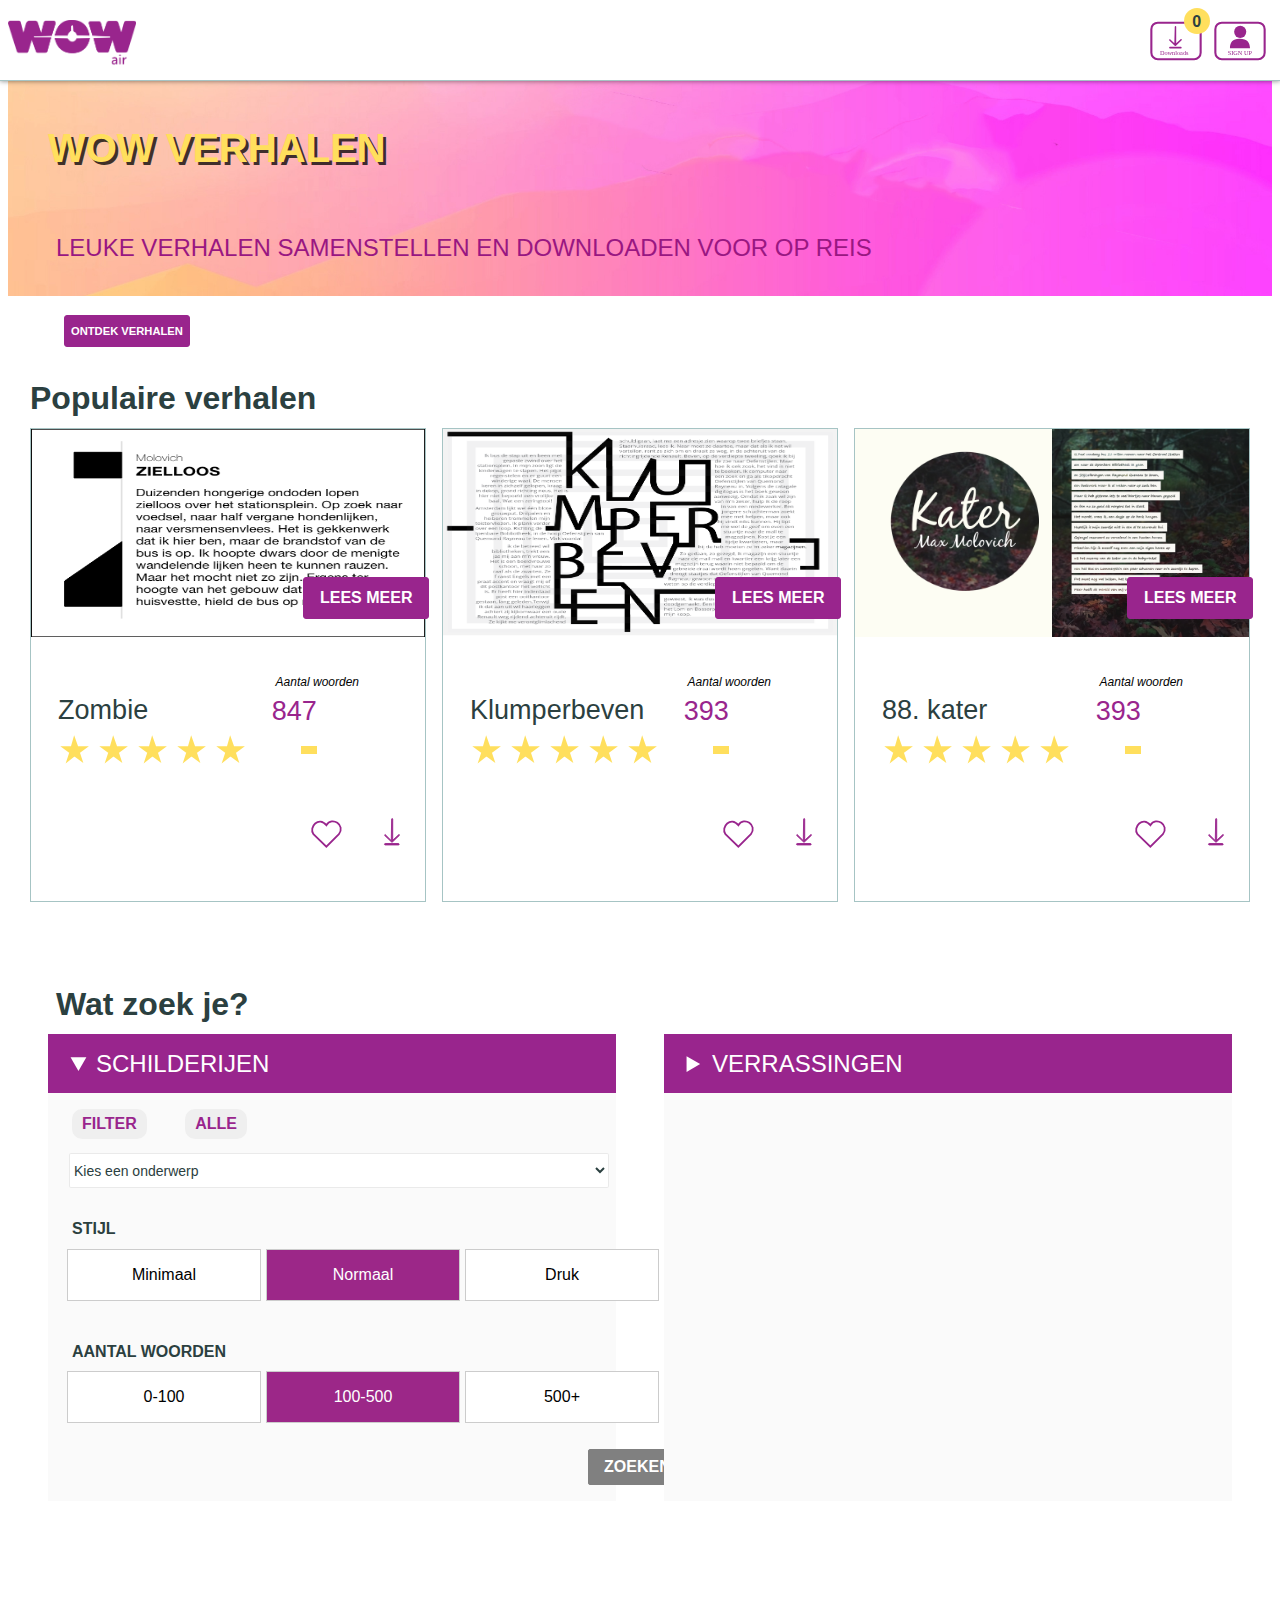
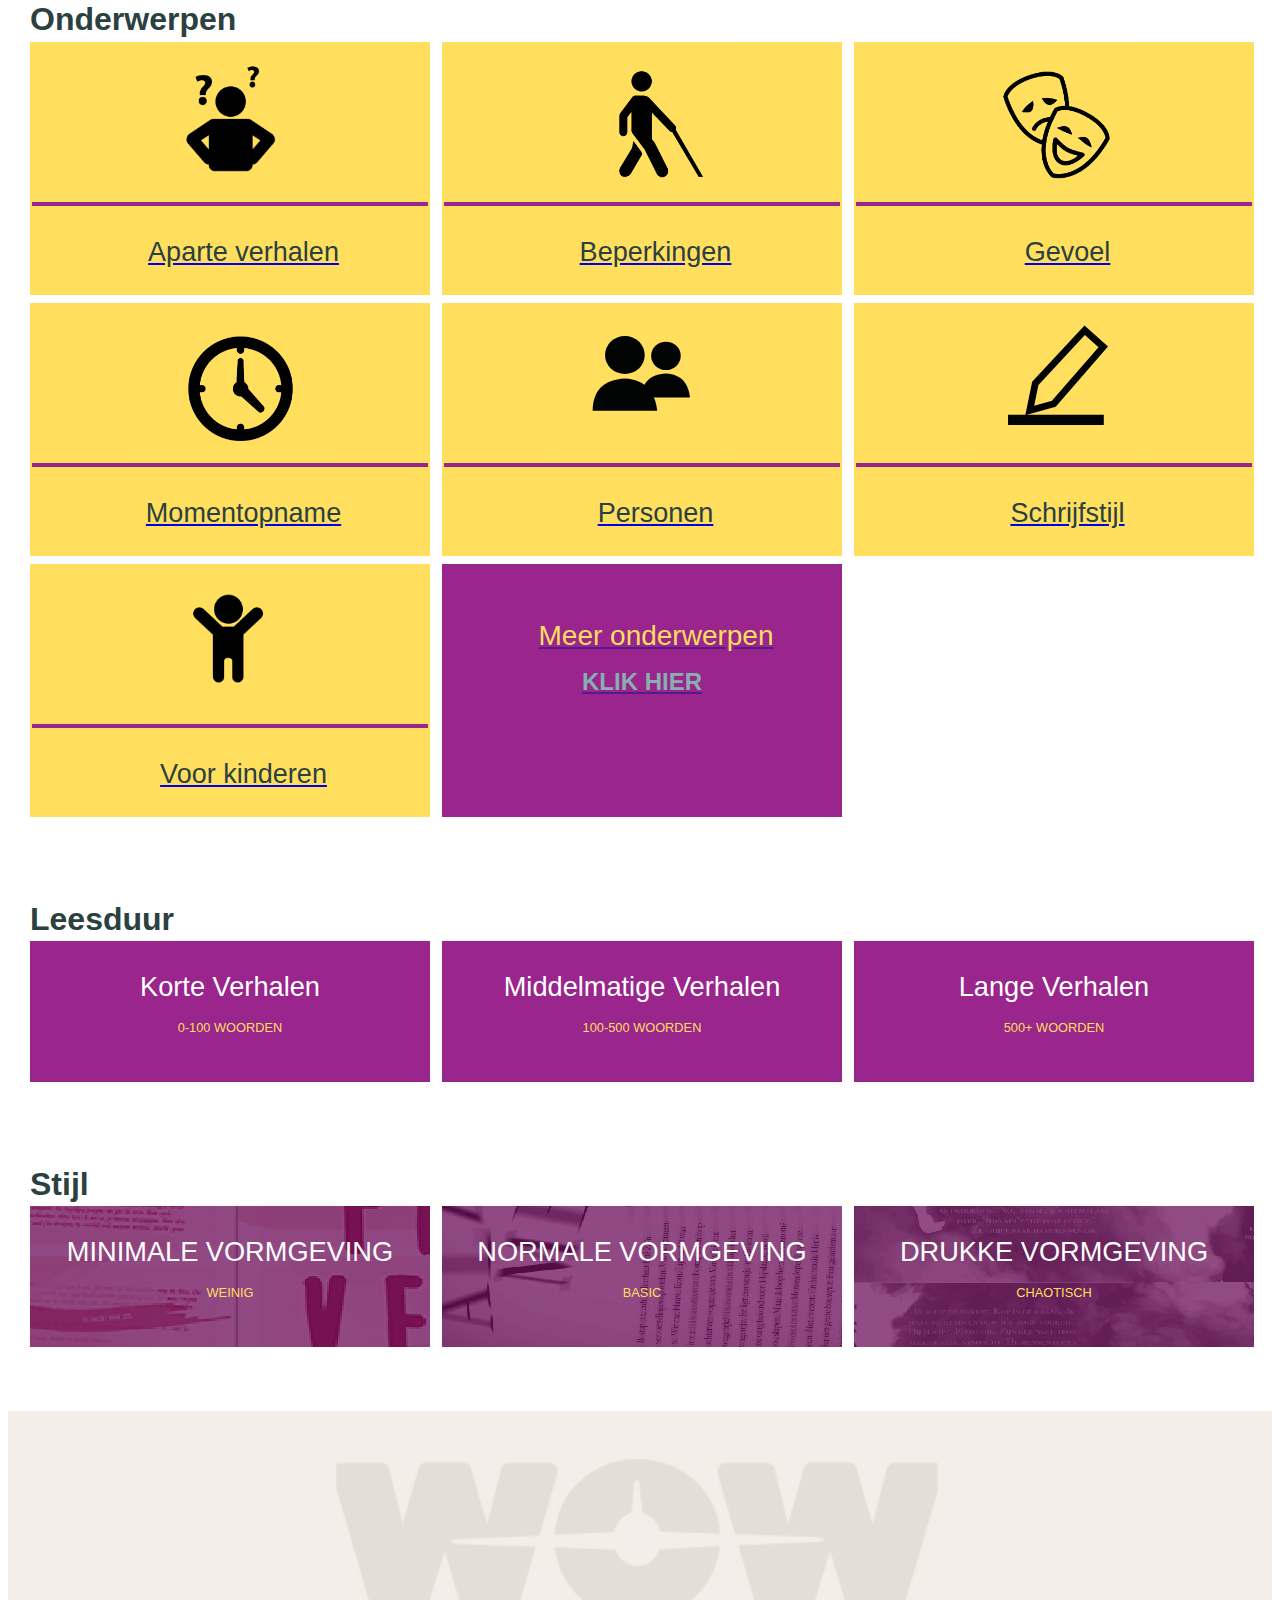
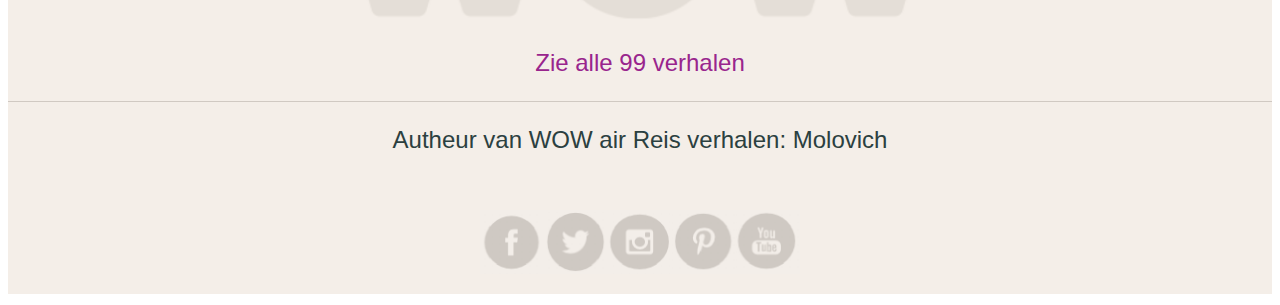
<file: index.html>
<!DOCTYPE html>
<html lang="nl">

<head>
    <meta charset="UTF-8">
    <meta name="viewport" content="width=device-width, initial-scale=1">
    <title>Overzichtspagina verhalenwebsite</title>
    <link rel="stylesheet" type="text/css" href="styles/style.css">
</head>

<!--meta viewport geeft aan dat de breedte van de content zich aan moet passen aan de breedte van het aparaat-->

<body>
    <header>
        <nav>
            <ul>
                <li>
                    <a href="index.html">
                        <img src="images/wow%20logo.png" alt="WOWlogo">
                    </a>
                </li>

                <li>
                    <a href="download-empty.html">
                      <svg version="1.1" id="Layer_1" xmlns="http://www.w3.org/2000/svg" xmlns:xlink="http://www.w3.org/1999/xlink" x="0px" y="0px"
                        viewBox="0 0 76.6 65.2" style="enable-background:new 0 0 76.6 65.2;" xml:space="preserve">
                        <style type="text/css">
                        .st0{fill:none;stroke:#99258D;stroke-miterlimit:10;}
                        .st1{fill:none;}
                        .st2{fill:#99258D;}
                        .st3{font-family:'MuseoSans-700';}
                        .st4{font-size:3px;}
                        .st5{fill:#99258D;stroke:#99258D;stroke-width:0.25;stroke-miterlimit:10;}
                        </style>

                        <path class="st0" d="M47,34.1H29.6c-1.7,0-3.1-1.4-3.1-3.1V19.7c0-1.7,1.4-3.1,3.1-3.1H47c1.7,0,3.1,1.4,3.1,3.1V31
                        C50.1,32.7,48.7,34.1,47,34.1z"/>

                        <text transform="matrix(1 0 0 1 30.6235 32.2959)" class="st1 st3 st4">Downloads</text>

                        <path class="st1" d="M37.7,18.5c0.1-0.4,0.7-0.4,0.7,0v7.9l2.1-1.9c0.3-0.3,0.8,0.1,0.5,0.5l-2.7,2.6c-0.2,0.2-0.4,0.2-0.6,0
                        l-2.6-2.5c-0.4-0.3,0.2-0.8,0.5-0.5l1.9,1.9L37.7,18.5z"/>
                        <path class="st1" d="M40.6,29h-5.2c-0.2,0-0.4-0.2-0.4-0.4v-0.1c0-0.2,0.2-0.4,0.4-0.4h5.2c0.2,0,0.4,0.2,0.4,0.4v0.1
                        C41,28.8,40.8,29,40.6,29z"/>
                        </svg>
                        <p>0</p>
                    </a>
                </li>

                <li>
                    <a href="account-aanmaken.html">
                        <svg version="1.1" id="Layer_1" xmlns="http://www.w3.org/2000/svg" xmlns:xlink="http://www.w3.org/1999/xlink" x="0px" y="0px"
                        viewBox="0 0 76.6 65.2" style="enable-background:new 0 0 76.6 65.2;" xml:space="preserve">
                        <style type="text/css">
                        .st0{fill:none;stroke:#99258D;stroke-miterlimit:10;}
                        .st1{fill:#99258D;}
                        .st2{fill:none;}
                        .st3{font-family:'MuseoSans-700';}
                        .st4{font-size:3px;}
                        </style>
                        <path class="st0" d="M47,34.1H29.6c-1.7,0-3.1-1.4-3.1-3.1V19.7c0-1.7,1.4-3.1,3.1-3.1H47c1.7,0,3.1,1.4,3.1,3.1V31
                        C50.1,32.7,48.7,34.1,47,34.1z"/>

                        <circle class="st1" cx="38.4" cy="21" r="2.9"/>
                        <path class="st1" d="M33.5,28.9h9.6c-0.1-2.9-1.3-4.6-4.9-4.6C34.9,24.2,33.4,26,33.5,28.9z"/>

                        <text transform="matrix(1 0 0 1 32.4568 32.2959)" class="st1 st3 st4">SIGN UP</text>
                        </svg>
                    </a>
                </li>
            </ul>
        </nav>
    </header>

    <section id="homepage">
       <heading>
        <h1>Wow verhalen</h1>
        <p>Leuke verhalen samenstellen en downloaden voor op reis</p>
       </heading>

       <footer>
           <button>Ontdek verhalen</button>
       </footer>

    </section>


    <section id="populaireverhalen">
        <h2>Populaire verhalen</h2>

        <article>
            <header>
                <img src="images/zombie.png" alt="afbeelding zombie">
                <a href="verhaal.html">Lees meer </a>
            </header>

            <h3>Zombie </h3>
            <h5>Aantal woorden</h5>
            <p>847</p>

            <footer>
                <ul>
                    <li>
                        <img src="images/vollester.svg" alt="sterretje">
                    </li>
                    <li>
                        <img src="images/vollester.svg" alt="sterretje">
                    </li>
                    <li>
                        <img src="images/vollester.svg" alt="sterretje">
                    </li>
                    <li>
                        <img src="images/vollester.svg" alt="sterretje">
                    </li>
                    <li>
                        <img src="images/vollester.svg" alt="sterretje">
                    </li>
                </ul>

                <button class="like"></button>
                <button class="download"></button>

            </footer>
        </article>


        <article>
            <header>
                <img src="images/klumperbeven.png" alt="afbeelding paranoia">
                <a href="">Lees meer </a>
            </header>

            <h3>Klumperbeven</h3>
            <h5>Aantal woorden</h5>
            <p>393</p>

            <footer>
                <ul>
                    <li>
                        <img src="images/vollester.svg" alt="sterretje">
                    </li>
                    <li>
                        <img src="images/vollester.svg" alt="sterretje">
                    </li>
                    <li>
                        <img src="images/vollester.svg" alt="sterretje">
                    </li>
                    <li>
                        <img src="images/vollester.svg" alt="sterretje">
                    </li>
                    <li>
                        <img src="images/vollester.svg" alt="sterretje">
                    </li>
                </ul>

                <button class="like"></button>
                <button class="download"></button>

            </footer>
        </article>



        <article>
            <header>
                <img src="images/kater.jpg" alt="afbeelding kater">
                <a href="">Lees meer </a>
            </header>

            <h3>88. kater</h3>
            <h5>Aantal woorden</h5>
            <p>393</p>

            <footer>
                <ul>
                    <li>
                        <img src="images/vollester.svg" alt="sterretje">
                    </li>
                    <li>
                        <img src="images/vollester.svg" alt="sterretje">
                    </li>
                    <li>
                        <img src="images/vollester.svg" alt="sterretje">
                    </li>
                    <li>
                        <img src="images/vollester.svg" alt="sterretje">
                    </li>
                    <li>
                        <img src="images/vollester.svg" alt="sterretje">
                    </li>
                </ul>

                <button class="like"></button>
                <button class="download"></button>

            </footer>
        </article>
    </section>

    <section id="filter">
        <h2>Wat zoek je?</h2>

    <details open>
        <summary>SCHILDERIJEN</summary>

        <button>FILTER</button>
        <button>ALLE</button>



        <select>
           <option selected disabled>Kies een onderwerp</option>
            <option value="aparte verhalen">Aparte verhalen</option>
            <option value="beperkingen">Beperkingen</option>
            <option value="gevoel">Gevoel</option>
            <option value="Momentopname">Momentopname</option>
            <option value="personen">Personen</option>
            <option value="schrijfstijl">Schrijfstijl</option>
            <option value="sport">Sport</option>
            <option value="voor kinderen">Voor kinderen</option>
        </select>

        <form action="wow_verhaal.html">
            <fieldset>
                <legend>Stijl</legend>
                <div>
                    <input type="radio" name="stijl" value="minimaal" id="minimaal">
                    <label for="minimaal">Minimaal</label>

                    <input type="radio" name="stijl" value="normaal" id="normaal" checked>
                    <label for="normaal">Normaal</label>

                    <input type="radio" name="stijl" value="druk" id="druk">
                    <label for="druk">Druk</label>
                </div>
            </fieldset>

            <fieldset>
                <legend>Aantal woorden</legend>
                <div>
                    <input type="radio" name="aantalwoorden" value="0-100" id="0-100">
                    <label for="0-100">0-100</label>

                    <input type="radio" name="aantalwoorden" value="100-500" id="100-500" checked>
                    <label for="100-500">100-500</label>

                    <input type="radio" name="aantalwoorden" value="500+" id="500+">
                    <label for="500+">500+</label>
                </div>
            </fieldset>

            <input type="submit" name="zoeken" value="ZOEKEN" />
        </form>


    </details>

    <details>
        <summary>VERRASSINGEN</summary>
        <p>Nog steeds aan het zoeken? Wij helpen jou graag! Druk op de <strong>"VERRAS ME"</strong> knop en laat je door ons verrassen.</p>

        <a href="korte-verhalen.html"> Verras me</a>

    </details>

    </section>

    <section id="onderwerpen">
        <h2>Onderwerpen</h2>

        <a href="korte-verhalen.html">
            <article>
                <img src="images/bijzonder.svg" alt="afbeelding aparte verhalen">
                <h3>Aparte verhalen</h3>
            </article>
        </a>

        <a href="korte-verhalen.html">
            <article>
                <img src="images/beperking.svg" alt="afbeelding beperkingen">
                <h3>Beperkingen</h3>
            </article>
        </a>

        <a href="korte-verhalen.html">
            <article>
                <img src="images/emoties.svg" alt="afbeelding gevoel">
                <h3>Gevoel</h3>
            </article>
        </a>

        <a href="korte-verhalen.html">
            <article>
                <img src="images/momentopname.svg" alt="afbeelding moment opname">
                <h3>Momentopname</h3>
            </article>
        </a>

        <a href="korte-verhalen.html">
            <article>
                <img src="images/personen.svg" alt="afbeelding personen">
                <h3>Personen</h3>
            </article>
        </a>

        <a href="korte-verhalen.html">
            <article>
                <img src="images/schrijfstijl.svg" alt="afbeelding schrijfstijl">
                <h3>Schrijfstijl</h3>
            </article>
        </a>

        <a href="korte-verhalen.html">
            <article>
                <img src="images/voor%20kinderen.svg" alt="afbeelding kinderen">
                <h3>Voor kinderen</h3>
            </article>
        </a>

        <a href="">
            <article id="meer">
                <h3>Meer onderwerpen</h3>
                <p>Klik hier</p>

            </article>
        </a>
    </section>

    <section id="leesduur">
        <h2>Leesduur</h2>

        <article>
            <a href="korte-verhalen.html">Korte Verhalen</a>
            <h4>0-100 woorden</h4>
        </article>

        <article>
            <a href="korte-verhalen.html">Middelmatige Verhalen</a>
            <h4>100-500 woorden</h4>
        </article>

        <article>
            <a href="korte-verhalen.html">Lange Verhalen</a>
            <h4>500+ woorden</h4>
        </article>

    </section>

    <section id="stijl">
        <h2>Stijl</h2>
        <article class="minimaal">
            <a href="korte-verhalen.html"><strong>Minimale</strong>
            vormgeving</a>
            <h4>Weinig</h4>

        </article>

        <article class="normaal">
            <a href="korte-verhalen.html"><strong>Normale</strong>
            vormgeving</a>
            <h4>Basic</h4>
        </article>

        <article class="druk">
            <a href="korte-verhalen.html"><strong>Drukke</strong>
            vormgeving</a>
            <h4>Chaotisch</h4>
        </article>

    </section>

    <aside class="popup">
        Verhaal toegevoegd aan downloads
        <p>
            Klik om te sluiten
        </p>
    </aside>

    <footer>
        <img src="images/wow%20footer.png" alt="wow air logo footer">
        <a href="http://nurksmagazine.nl/tag/stijloefeningen/">Zie alle 99 verhalen</a>
        <p>Autheur van WOW air Reis verhalen: Molovich</p>
        <section id="social">
            <ul>
                <li>
                    <a href="https://nl-nl.facebook.com/wowiceland/">
                        <img src="images/facebook.png" alt="Facebook">
                    </a>
                </li>

                <li>
                    <a href="https://twitter.com/wow_air">
                        <img src="images/twitter.png" alt="Twitter">
                        </a>
                </li>

                <li>
                    <a href="https://www.instagram.com/wowair/?hl=nl">
                        <img src="images/instagram.png" alt="Instagram">
                    </a>
                </li>

                <li>
                    <a href="https://nl.pinterest.com/wowair/">
                        <img src="images/pinterest.png" alt="Pinterest">
                    </a>
                </li>

                <li>
                    <a href="https://www.youtube.com/user/WOWairTV">
                        <img src="images/youtube.png" alt="Youtube">
                    </a>
                </li>


            </ul>
        </section>

    </footer>



    <!--plaatjes is inhoud dus html iets over een plaatje heen plaatsen=position filter over de rest heen=position(dus met lagen werken) -->


    <script src="script/overzichtspagina.js"></script>

</body>

</html>
</file>
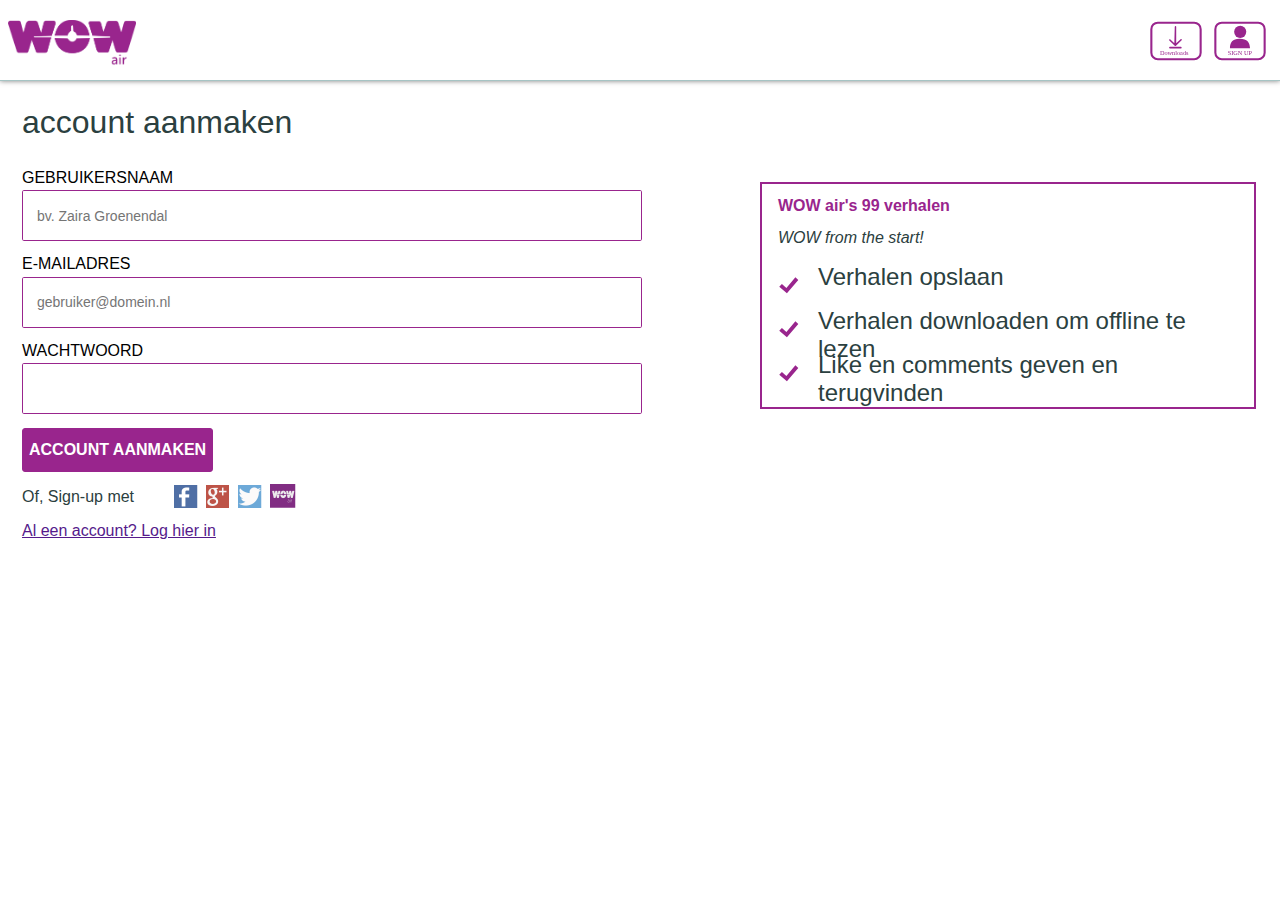
<file: account-aanmaken.html>
<!DOCTYPE html>
<html lang="nl">

<head>
    <meta charset="UTF-8">
    <meta name="viewport" content="width=device-width, initial-scale=1">
    <title>Inloggen WOW verhalenwebsite</title>
    <link rel="stylesheet" type="text/css" href="styles/style.css">
</head>

<body>

    <header>
        <nav>
            <ul>
                <li>
                    <a href="index.html">
                        <img src="images/wow%20logo.png" alt="WOWlogo">
                    </a>
                </li>

                <li>
                   <a href="downloads.html">
                      <svg version="1.1" id="Layer_1" xmlns="http://www.w3.org/2000/svg" xmlns:xlink="http://www.w3.org/1999/xlink" x="0px" y="0px"
                        viewBox="0 0 76.6 65.2" style="enable-background:new 0 0 76.6 65.2;" xml:space="preserve">
                        <style type="text/css">
                        .st0{fill:none;stroke:#99258D;stroke-miterlimit:10;}
                        .st1{fill:none;}
                        .st2{fill:#99258D;}
                        .st3{font-family:'MuseoSans-700';}
                        .st4{font-size:3px;}
                        .st5{fill:#99258D;stroke:#99258D;stroke-width:0.25;stroke-miterlimit:10;}
                        </style>

                        <path class="st0" d="M47,34.1H29.6c-1.7,0-3.1-1.4-3.1-3.1V19.7c0-1.7,1.4-3.1,3.1-3.1H47c1.7,0,3.1,1.4,3.1,3.1V31
                        C50.1,32.7,48.7,34.1,47,34.1z"/>

                        <text transform="matrix(1 0 0 1 30.6235 32.2959)" class="st1 st3 st4">Downloads</text>

                        <path class="st1" d="M37.7,18.5c0.1-0.4,0.7-0.4,0.7,0v7.9l2.1-1.9c0.3-0.3,0.8,0.1,0.5,0.5l-2.7,2.6c-0.2,0.2-0.4,0.2-0.6,0
                        l-2.6-2.5c-0.4-0.3,0.2-0.8,0.5-0.5l1.9,1.9L37.7,18.5z"/>
                        <path class="st1" d="M40.6,29h-5.2c-0.2,0-0.4-0.2-0.4-0.4v-0.1c0-0.2,0.2-0.4,0.4-0.4h5.2c0.2,0,0.4,0.2,0.4,0.4v0.1
                        C41,28.8,40.8,29,40.6,29z"/>

                        </svg>
                    </a>
                    <span class="notificatie"></span>
                </li>
                <li>
                    <a href="account%20aanmaken.html">
                        <svg version="1.1" id="Layer_1" xmlns="http://www.w3.org/2000/svg" xmlns:xlink="http://www.w3.org/1999/xlink" x="0px" y="0px"
                        viewBox="0 0 76.6 65.2" style="enable-background:new 0 0 76.6 65.2;" xml:space="preserve">
                        <style type="text/css">
                        .st0{fill:none;stroke:#99258D;stroke-miterlimit:10;}
                        .st1{fill:#99258D;}
                        .st2{fill:none;}
                        .st3{font-family:'MuseoSans-700';}
                        .st4{font-size:3px;}
                        </style>
                        <path class="st0" d="M47,34.1H29.6c-1.7,0-3.1-1.4-3.1-3.1V19.7c0-1.7,1.4-3.1,3.1-3.1H47c1.7,0,3.1,1.4,3.1,3.1V31
                        C50.1,32.7,48.7,34.1,47,34.1z"/>

                        <circle class="st1" cx="38.4" cy="21" r="2.9"/>
                        <path class="st1" d="M33.5,28.9h9.6c-0.1-2.9-1.3-4.6-4.9-4.6C34.9,24.2,33.4,26,33.5,28.9z"/>

                        <text transform="matrix(1 0 0 1 32.4568 32.2959)" class="st1 st3 st4">SIGN UP</text>
                        </svg>
                    </a>
                </li>
            </ul>
        </nav>
    </header>

<main id="accountaanmaken">

   <section id="accountaanmaken">
      <form action="inloggen.html">
        <fieldset>

           <legend>Account aanmaken</legend>

            <label>Gebruikersnaam</label>
            <input type="text" id="input-naam" placeholder="bv. Zaira Groenendal" required>
            <img class="correct" src="images/vinkje-groen.svg" alt="afbeelding vinkje">


            <label for="email">E-mailadres</label>
            <input type="email" id="email" placeholder="gebruiker@domein.nl" required>
            <img class="loading" src="images/loading.gif" alt="loading gifje">

            <label for="wachtwoord">Wachtwoord</label>
            <input type="password" id="wachtwoord" minlength="6" required>

            <input type="submit"  formaction="index-ingelogd.html" value="Account aanmaken">

            <p>Of, Sign-up met</p>
            <a href="" >Al een account? Log hier in</a>

            <ul>
                <li>
                    <a href="">
                    <img src="images/F.png" alt="Facebook">
                    </a>
                </li>

                <li>
                    <a href="">
                    <img src="images/google+.png" alt="Google+">
                    </a>
                </li>

                <li>
                    <a href="">
                    <img src="images/twit.png" alt="Twitter">
                    </a>
                </li>

                  <li>
                    <a href="">
                    <img src="images/wowair.png" alt="WOWair">
                    </a>
                </li>

            </ul>

        </fieldset>
    </form>
    </section>

    <section id="voordelen">
        <h2>WOW air's 99 verhalen</h2>
            <p><i>WOW from the start!</i></p>

        <ul>
            <li>
                <img src="images/vinkje.svg" alt="afbeelding paars vinkje">
                <p>Verhalen opslaan</p>
            </li>

             <li>
                <img src="images/vinkje.svg" alt="afbeelding paars vinkje">
                <p>Verhalen downloaden om offline te lezen</p>
            </li>

             <li>
                <img src="images/vinkje.svg" alt="afbeelding paars vinkje">
                <p>Like en comments geven en terugvinden</p>
            </li>
        </ul>
    </section>

</main>

    </body>
</html>
</file>
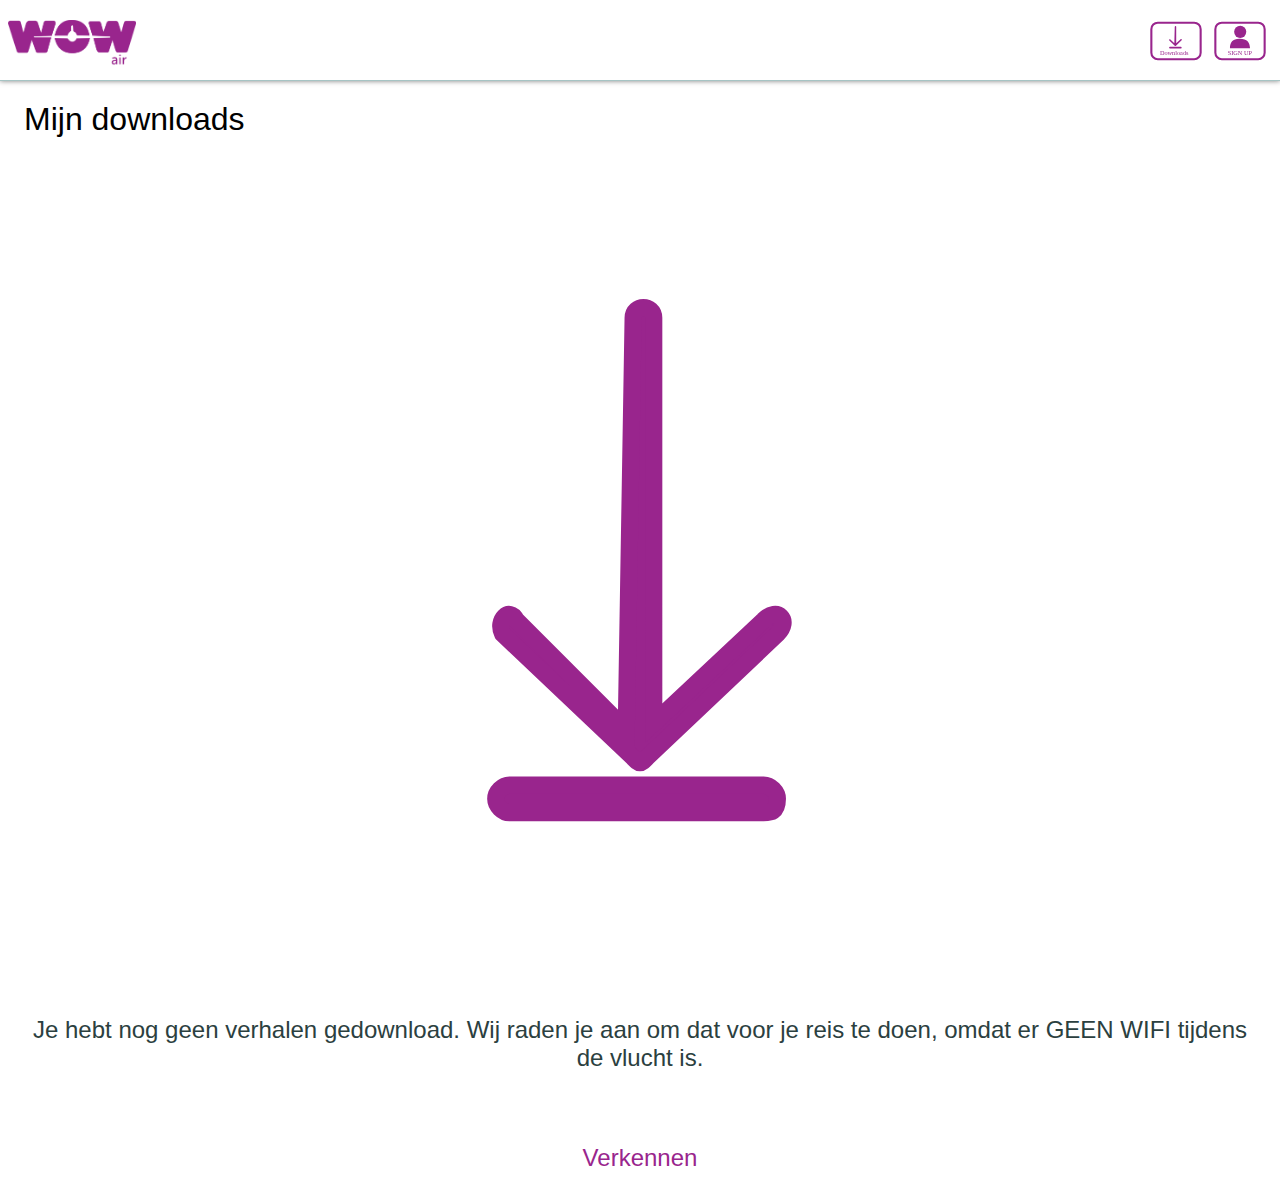
<file: download-empty.html>
<!DOCTYPE html>
<html lang="nl">

<head>
    <meta charset="UTF-8">
    <meta name="viewport" content="width=device-width, initial-scale=1">
    <title>Overzichtspagina verhalenwebsite</title>
    <link rel="stylesheet" type="text/css" href="styles/style.css">
</head>

<!--meta viewport geeft aan dat de breedte van de content zich aan moet passen aan de breedte van het aparaat-->

<body>

    <header>
        <nav>
            <ul>
                <li>
                    <a href="index.html">
                        <img src="images/wow%20logo.png" alt="WOWlogo">
                    </a>
                </li>

                <li>
                    <a href="">
                      <svg version="1.1" id="Layer_1" xmlns="http://www.w3.org/2000/svg" xmlns:xlink="http://www.w3.org/1999/xlink" x="0px" y="0px"
                        viewBox="0 0 76.6 65.2" style="enable-background:new 0 0 76.6 65.2;" xml:space="preserve">
                        <style type="text/css">
                        .st0{fill:none;stroke:#99258D;stroke-miterlimit:10;}
                        .st1{fill:none;}
                        .st2{fill:#99258D;}
                        .st3{font-family:'MuseoSans-700';}
                        .st4{font-size:3px;}
                        .st5{fill:#99258D;stroke:#99258D;stroke-width:0.25;stroke-miterlimit:10;}
                        </style>

                        <path class="st0" d="M47,34.1H29.6c-1.7,0-3.1-1.4-3.1-3.1V19.7c0-1.7,1.4-3.1,3.1-3.1H47c1.7,0,3.1,1.4,3.1,3.1V31
                        C50.1,32.7,48.7,34.1,47,34.1z"/>

                        <text transform="matrix(1 0 0 1 30.6235 32.2959)" class="st1 st3 st4">Downloads</text>

                        <path class="st1" d="M37.7,18.5c0.1-0.4,0.7-0.4,0.7,0v7.9l2.1-1.9c0.3-0.3,0.8,0.1,0.5,0.5l-2.7,2.6c-0.2,0.2-0.4,0.2-0.6,0
                        l-2.6-2.5c-0.4-0.3,0.2-0.8,0.5-0.5l1.9,1.9L37.7,18.5z"/>
                        <path class="st1" d="M40.6,29h-5.2c-0.2,0-0.4-0.2-0.4-0.4v-0.1c0-0.2,0.2-0.4,0.4-0.4h5.2c0.2,0,0.4,0.2,0.4,0.4v0.1
                        C41,28.8,40.8,29,40.6,29z"/>

                        </svg>
                    </a>
                    <span class="notificatie"></span>
                </li>
                <li>
                    <a href="account%20aanmaken.html">
                        <svg version="1.1" id="Layer_1" xmlns="http://www.w3.org/2000/svg" xmlns:xlink="http://www.w3.org/1999/xlink" x="0px" y="0px"
                        viewBox="0 0 76.6 65.2" style="enable-background:new 0 0 76.6 65.2;" xml:space="preserve">
                        <style type="text/css">
                        .st0{fill:none;stroke:#99258D;stroke-miterlimit:10;}
                        .st1{fill:#99258D;}
                        .st2{fill:none;}
                        .st3{font-family:'MuseoSans-700';}
                        .st4{font-size:3px;}
                        </style>
                        <path class="st0" d="M47,34.1H29.6c-1.7,0-3.1-1.4-3.1-3.1V19.7c0-1.7,1.4-3.1,3.1-3.1H47c1.7,0,3.1,1.4,3.1,3.1V31
                        C50.1,32.7,48.7,34.1,47,34.1z"/>

                        <circle class="st1" cx="38.4" cy="21" r="2.9"/>
                        <path class="st1" d="M33.5,28.9h9.6c-0.1-2.9-1.3-4.6-4.9-4.6C34.9,24.2,33.4,26,33.5,28.9z"/>

                        <text transform="matrix(1 0 0 1 32.4568 32.2959)" class="st1 st3 st4">SIGN UP</text>
                        </svg>
                    </a>
                </li>
            </ul>
        </nav>
    </header>

    <main>
        <h1>Mijn downloads</h1>
        <img src="images/download.svg" alt="afbeelding download">
        <p>Je hebt nog geen verhalen gedownload. Wij raden je aan om dat voor je reis te doen, omdat er GEEN WIFI tijdens de vlucht is.</p>
        <a href="index.html">Verkennen</a>
    </main>

</body>

</html>
</file>
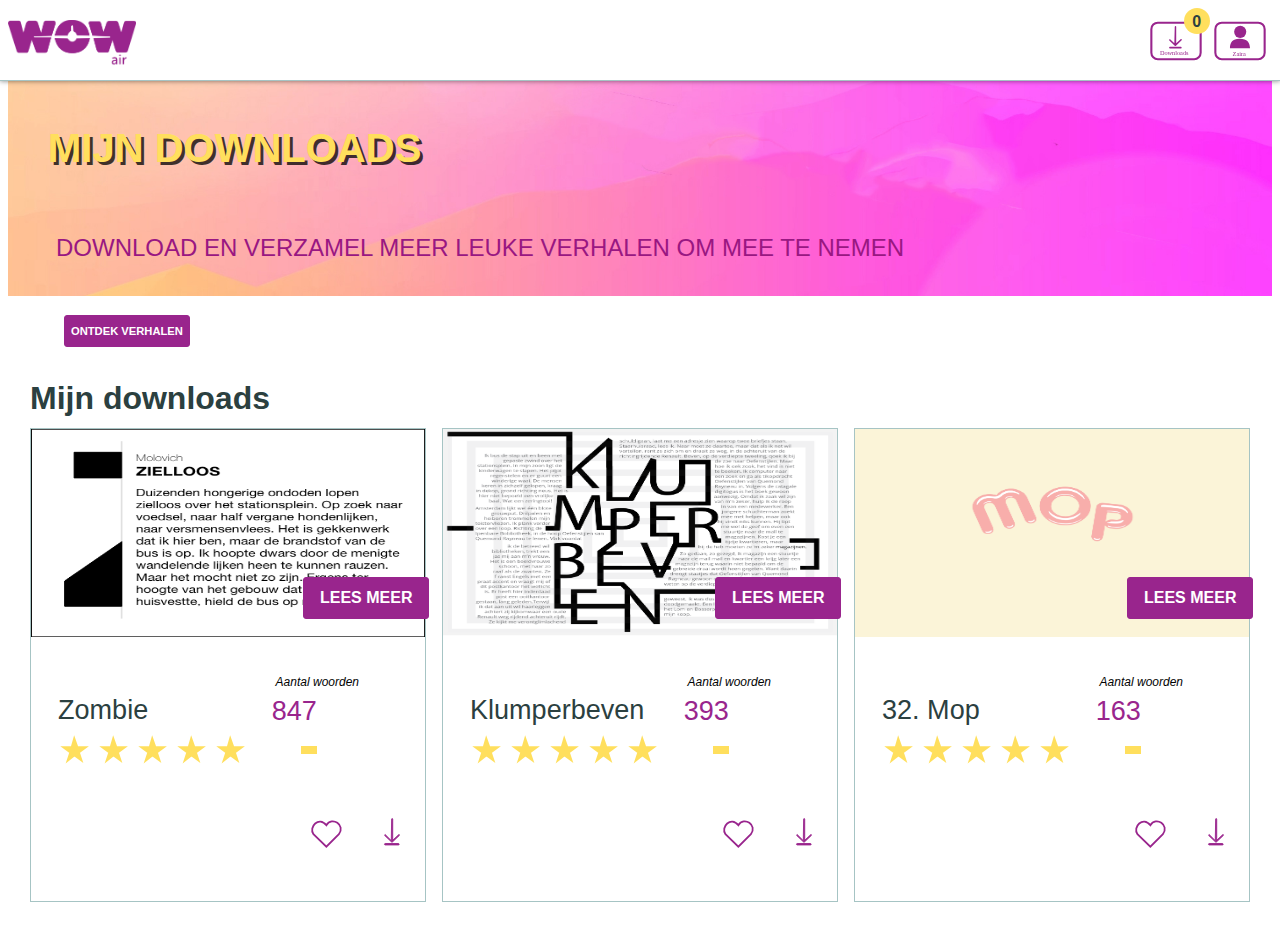
<file: download.html>
<!DOCTYPE html>
<html lang="nl">

<head>
    <meta charset="UTF-8">
    <meta name="viewport" content="width=device-width, initial-scale=1">
    <title>Overzichtspagina verhalenwebsite</title>
    <link rel="stylesheet" type="text/css" href="styles/style.css">
</head>

<!--meta viewport geeft aan dat de breedte van de content zich aan moet passen aan de breedte van het aparaat-->

<body>

    <header>
        <nav>
            <ul>
                <li>
                    <a href="index.html">
                        <img src="images/wow%20logo.png" alt="WOWlogo">
                    </a>
                </li>

                <li>
                    <a href="download.html">
                      <svg version="1.1" id="Layer_1" xmlns="http://www.w3.org/2000/svg" xmlns:xlink="http://www.w3.org/1999/xlink" x="0px" y="0px"
                        viewBox="0 0 76.6 65.2" style="enable-background:new 0 0 76.6 65.2;" xml:space="preserve">
                        <style type="text/css">
                        .st0{fill:none;stroke:#99258D;stroke-miterlimit:10;}
                        .st1{fill:none;}
                        .st2{fill:#99258D;}
                        .st3{font-family:'MuseoSans-700';}
                        .st4{font-size:3px;}
                        .st5{fill:#99258D;stroke:#99258D;stroke-width:0.25;stroke-miterlimit:10;}
                        </style>

                        <path class="st0" d="M47,34.1H29.6c-1.7,0-3.1-1.4-3.1-3.1V19.7c0-1.7,1.4-3.1,3.1-3.1H47c1.7,0,3.1,1.4,3.1,3.1V31
                        C50.1,32.7,48.7,34.1,47,34.1z"/>

                        <text transform="matrix(1 0 0 1 30.6235 32.2959)" class="st1 st3 st4">Downloads</text>

                        <path class="st1" d="M37.7,18.5c0.1-0.4,0.7-0.4,0.7,0v7.9l2.1-1.9c0.3-0.3,0.8,0.1,0.5,0.5l-2.7,2.6c-0.2,0.2-0.4,0.2-0.6,0
                        l-2.6-2.5c-0.4-0.3,0.2-0.8,0.5-0.5l1.9,1.9L37.7,18.5z"/>
                        <path class="st1" d="M40.6,29h-5.2c-0.2,0-0.4-0.2-0.4-0.4v-0.1c0-0.2,0.2-0.4,0.4-0.4h5.2c0.2,0,0.4,0.2,0.4,0.4v0.1
                        C41,28.8,40.8,29,40.6,29z"/>
                        </svg>
                        <p>0</p>
                    </a>
                </li>

                <li>
                    <a>
                        <svg version="1.1" id="Layer_1" xmlns="http://www.w3.org/2000/svg" xmlns:xlink="http://www.w3.org/1999/xlink" x="0px" y="0px"
                         viewBox="0 0 76.6 65.2" style="enable-background:new 0 0 76.6 65.2;" xml:space="preserve">
                        <style type="text/css">
                        .st0{fill:none;stroke:#99258D;stroke-miterlimit:10;}
                        .st1{fill:#99258D;}
                        .st2{fill:none;}
                        .st3{font-family:'MuseoSans-700';}
                        .st4{font-size:3px;}
                        </style>

                        <path class="st0" d="M47,34.1H29.6c-1.7,0-3.1-1.4-3.1-3.1V19.7c0-1.7,1.4-3.1,3.1-3.1H47c1.7,0,3.1,1.4,3.1,3.1V31
                        C50.1,32.7,48.7,34.1,47,34.1z"/>

                        <circle class="st1" cx="38.4" cy="21" r="2.9"/>
                        <path class="st1" d="M33.5,28.9h9.6c-0.1-2.9-1.3-4.6-4.9-4.6C34.9,24.2,33.4,26,33.5,28.9z"/>

                        <rect x="32.5" y="30.2" class="st2" width="14.1" height="3.7"/>
                        <text transform="matrix(1 0 0 1 34.7471 32.4917)" class="st1 st3 st4">Zaira</text>
                        </svg>
                    </a>
                </li>
            </ul>
        </nav>
    </header>

   <section id="homepage">
       <heading>
        <h1>Mijn downloads</h1>
        <p>Download en verzamel meer leuke verhalen om mee te nemen </p>
       </heading>

       <footer>
           <button>Ontdek verhalen</button>
       </footer>

    </section>



    <section id="populaireverhalen">
        <h2>Mijn downloads</h2>
        <article>
            <header>
                <img src="images/zombie.png" alt="afbeelding zombie">
                <a href="">Lees meer </a>
            </header>

            <h3>Zombie </h3>
            <h5>Aantal woorden</h5>
            <p>847</p>

            <footer>
                <ul>
                    <li>
                        <img src="images/vollester.svg" alt="sterretje">
                    </li>
                    <li>
                        <img src="images/vollester.svg" alt="sterretje">
                    </li>
                    <li>
                        <img src="images/vollester.svg" alt="sterretje">
                    </li>
                    <li>
                        <img src="images/vollester.svg" alt="sterretje">
                    </li>
                    <li>
                        <img src="images/vollester.svg" alt="sterretje">
                    </li>
                </ul>

                <button class="like"></button>
                <button class="download"></button>

            </footer>
        </article>

        <article>
            <header>
                <img src="images/klumperbeven.png" alt="afbeelding paranoia">
                <a href="">Lees meer </a>
            </header>

            <h3>Klumperbeven</h3>
            <h5>Aantal woorden</h5>
            <p>393</p>

            <footer>
                <ul>
                    <li>
                        <img src="images/vollester.svg" alt="sterretje">
                    </li>
                    <li>
                        <img src="images/vollester.svg" alt="sterretje">
                    </li>
                    <li>
                        <img src="images/vollester.svg" alt="sterretje">
                    </li>
                    <li>
                        <img src="images/vollester.svg" alt="sterretje">
                    </li>
                    <li>
                        <img src="images/vollester.svg" alt="sterretje">
                    </li>
                </ul>

                <button class="like"></button>
                <button class="download"></button>

            </footer>
        </article>

        <article>
            <header>
                <img src="images/mop.png" alt="afbeelding mop">
                <a href="">Lees meer </a>
            </header>

            <h3>32. Mop</h3>
            <h5>Aantal woorden</h5>
            <p>163</p>

            <footer>
                <ul>
                    <li>
                        <img src="images/vollester.svg" alt="sterretje">
                    </li>
                    <li>
                        <img src="images/vollester.svg" alt="sterretje">
                    </li>
                    <li>
                        <img src="images/vollester.svg" alt="sterretje">
                    </li>
                    <li>
                        <img src="images/vollester.svg" alt="sterretje">
                    </li>
                    <li>
                        <img src="images/vollester.svg" alt="sterretje">
                    </li>
                </ul>

                <button class="like"></button>
                <button class="download"></button>

            </footer>
        </article>

        <aside class="popup">
            Verhaal toegevoegd aan downloads
            <p>
                Klik om te sluiten
            </p>
        </aside>



        <script src="script/overzichtspagina.js"></script>

</body>

</html>
</file>
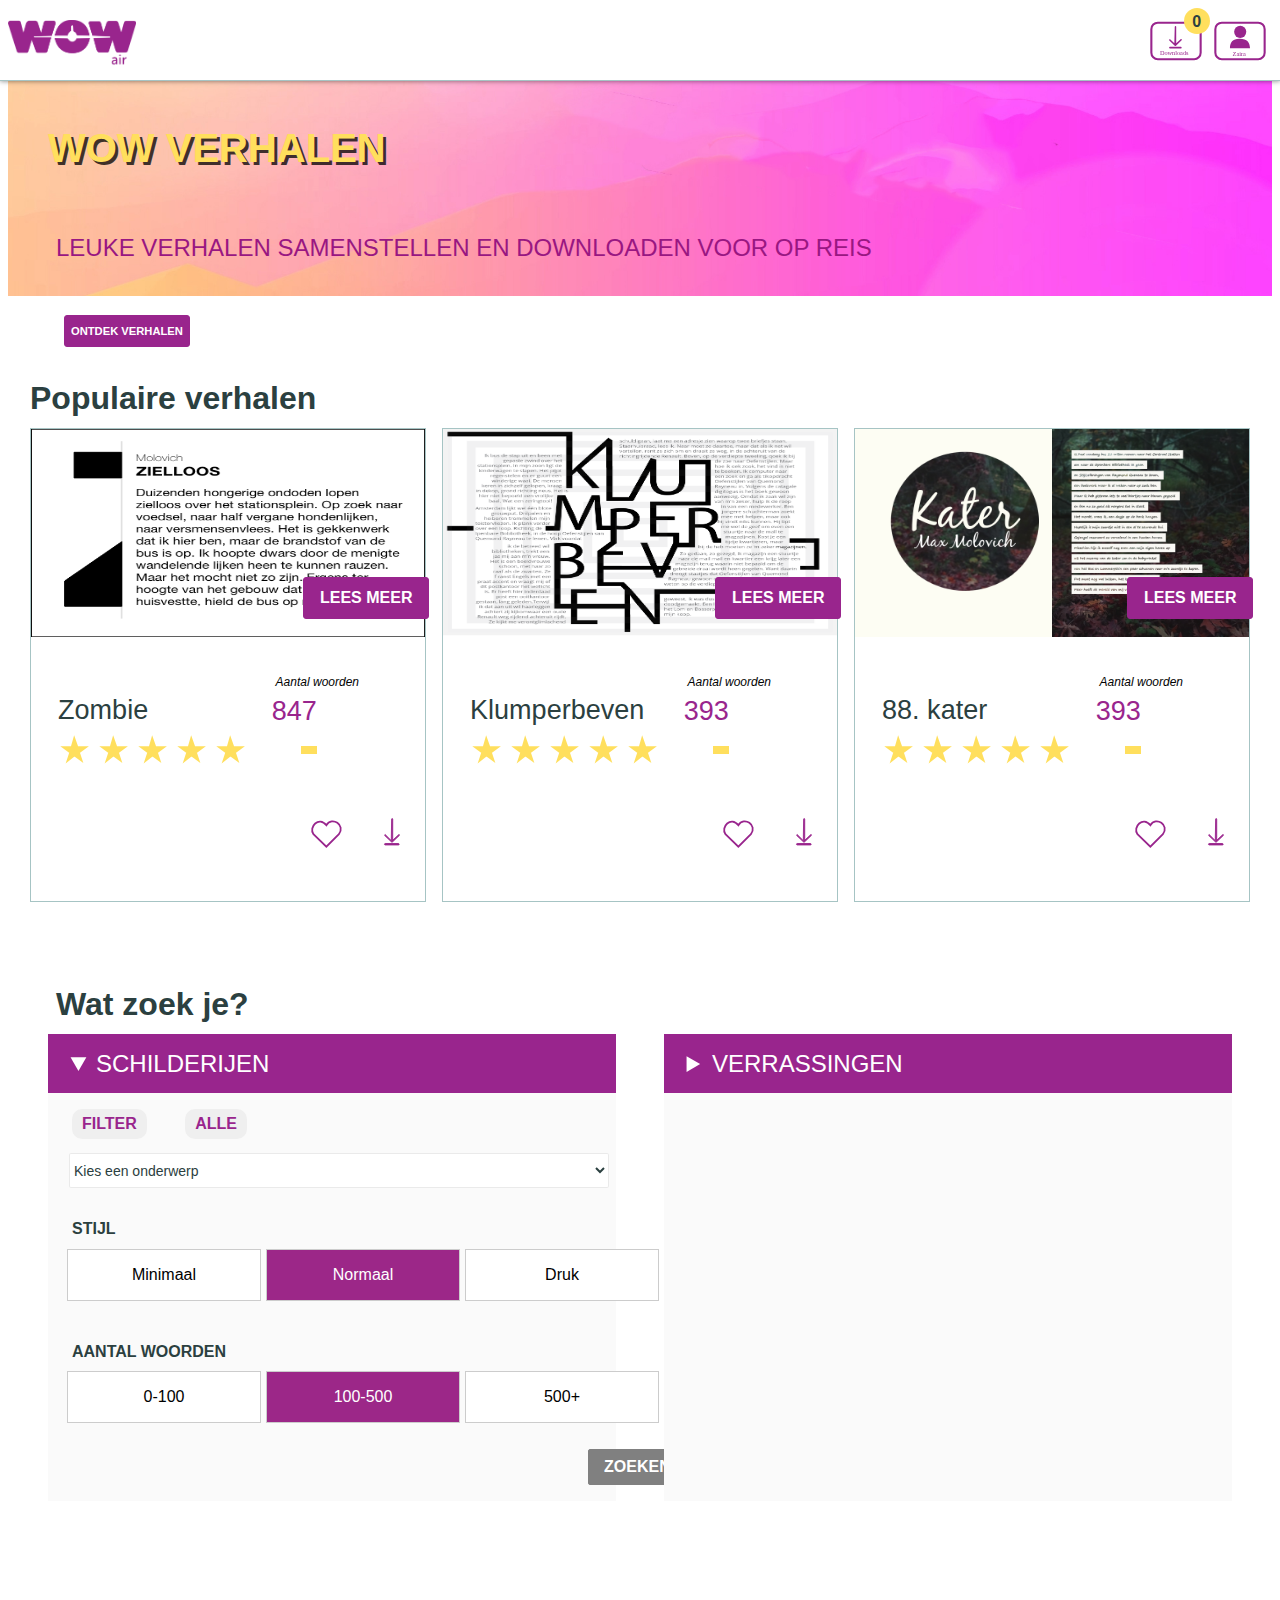
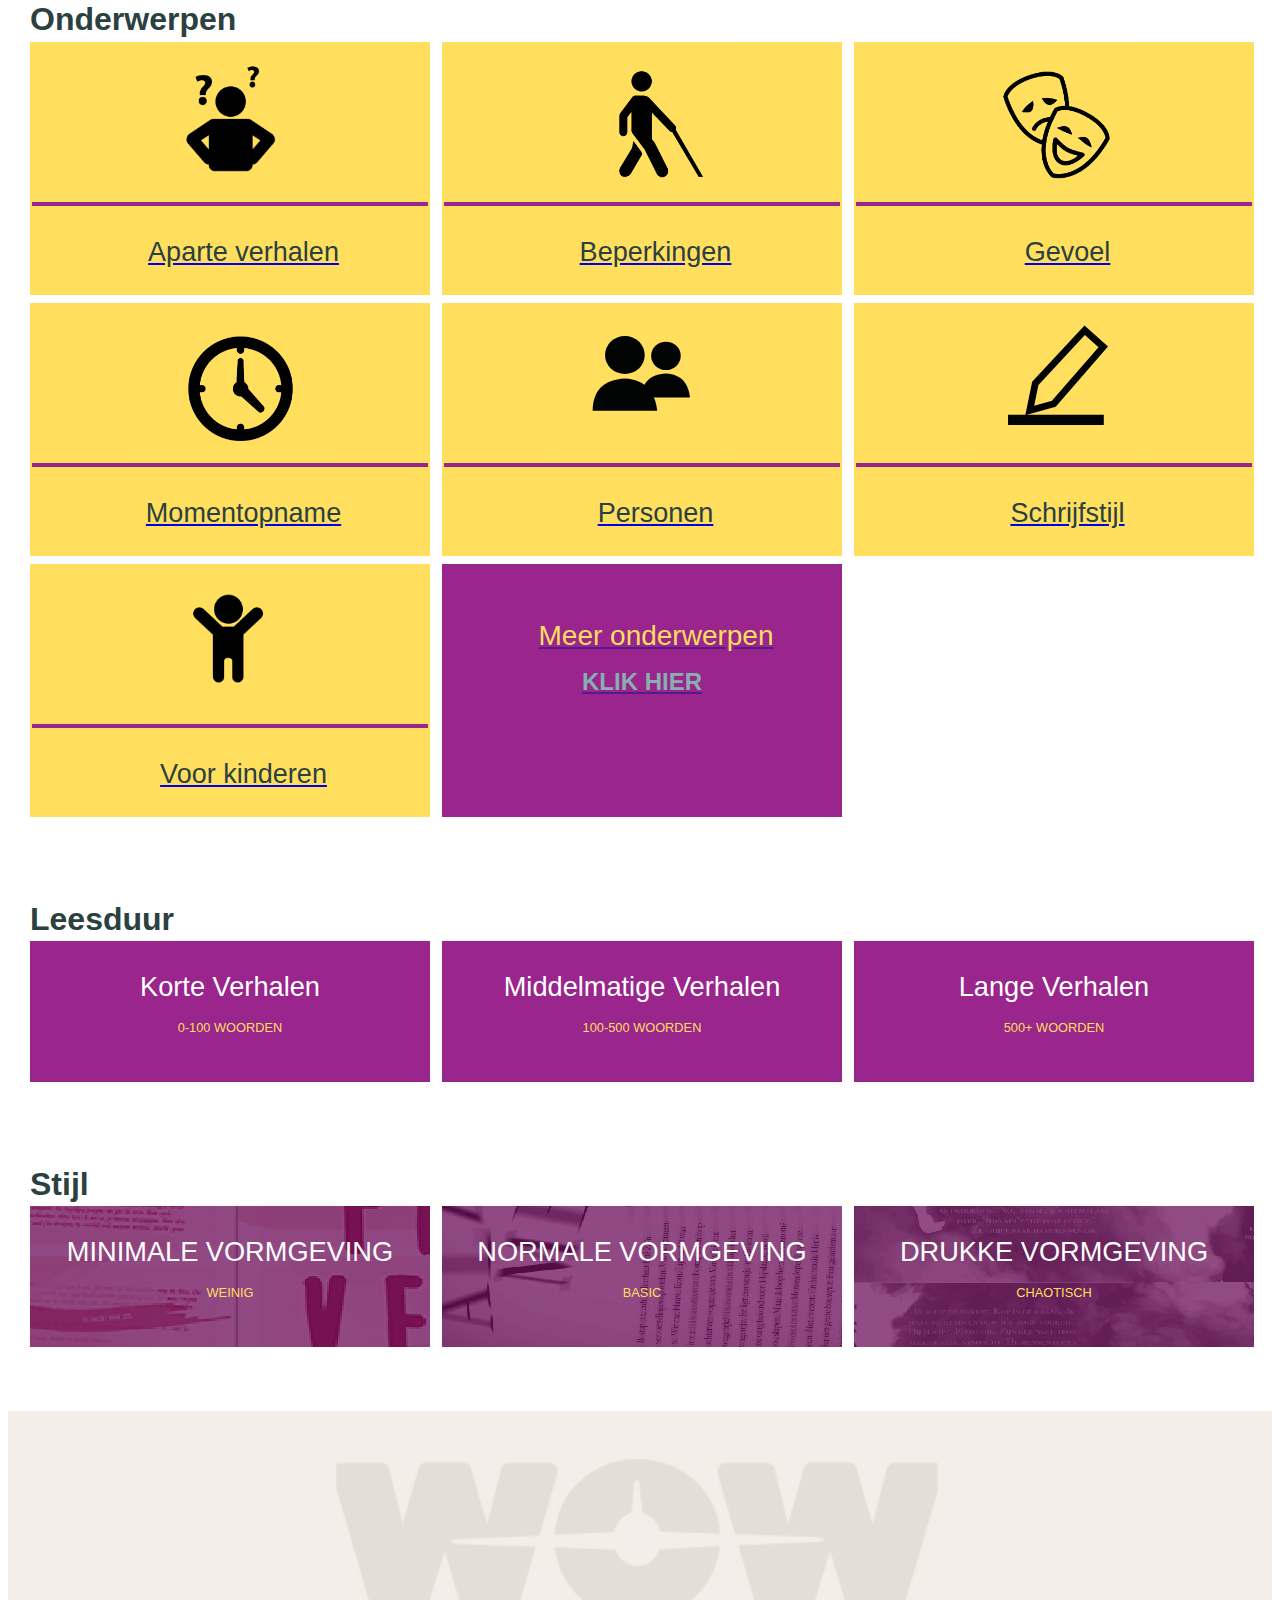
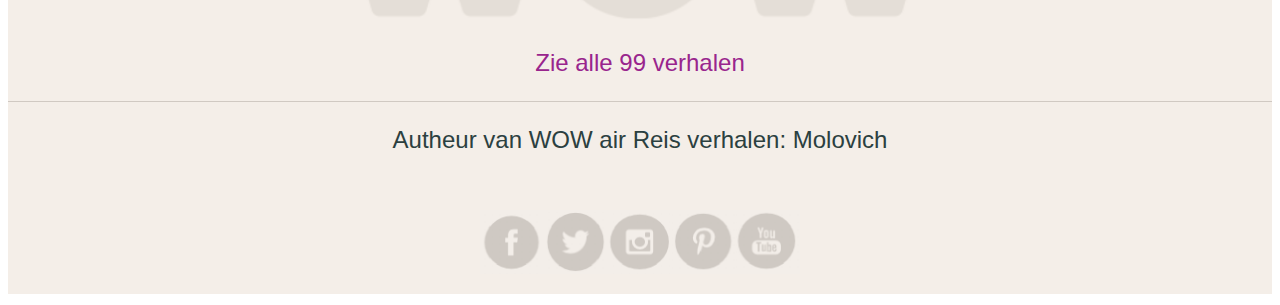
<file: index-ingelogd.html>
<!DOCTYPE html>
<html lang="nl">

<head>
    <meta charset="UTF-8">
    <meta name="viewport" content="width=device-width, initial-scale=1">
    <title>Overzichtspagina verhalenwebsite</title>
    <link rel="stylesheet" type="text/css" href="styles/style.css">
</head>

<!--meta viewport geeft aan dat de breedte van de content zich aan moet passen aan de breedte van het aparaat-->

<body>
    <header>
        <nav>
            <ul>
                <li>
                    <a href="index.html">
                        <img src="images/wow%20logo.png" alt="WOWlogo">
                    </a>
                </li>

                <li>
                    <a href="download.html">
                      <svg version="1.1" id="Layer_1" xmlns="http://www.w3.org/2000/svg" xmlns:xlink="http://www.w3.org/1999/xlink" x="0px" y="0px"
                        viewBox="0 0 76.6 65.2" style="enable-background:new 0 0 76.6 65.2;" xml:space="preserve">
                        <style type="text/css">
                        .st0{fill:none;stroke:#99258D;stroke-miterlimit:10;}
                        .st1{fill:none;}
                        .st2{fill:#99258D;}
                        .st3{font-family:'MuseoSans-700';}
                        .st4{font-size:3px;}
                        .st5{fill:#99258D;stroke:#99258D;stroke-width:0.25;stroke-miterlimit:10;}
                        </style>

                        <path class="st0" d="M47,34.1H29.6c-1.7,0-3.1-1.4-3.1-3.1V19.7c0-1.7,1.4-3.1,3.1-3.1H47c1.7,0,3.1,1.4,3.1,3.1V31
                        C50.1,32.7,48.7,34.1,47,34.1z"/>

                        <text transform="matrix(1 0 0 1 30.6235 32.2959)" class="st1 st3 st4">Downloads</text>

                        <path class="st1" d="M37.7,18.5c0.1-0.4,0.7-0.4,0.7,0v7.9l2.1-1.9c0.3-0.3,0.8,0.1,0.5,0.5l-2.7,2.6c-0.2,0.2-0.4,0.2-0.6,0
                        l-2.6-2.5c-0.4-0.3,0.2-0.8,0.5-0.5l1.9,1.9L37.7,18.5z"/>
                        <path class="st1" d="M40.6,29h-5.2c-0.2,0-0.4-0.2-0.4-0.4v-0.1c0-0.2,0.2-0.4,0.4-0.4h5.2c0.2,0,0.4,0.2,0.4,0.4v0.1
                        C41,28.8,40.8,29,40.6,29z"/>
                        </svg>
                        <p>0</p>
                    </a>
                </li>

                <li>
                    <a>
                        <svg version="1.1" id="Layer_1" xmlns="http://www.w3.org/2000/svg" xmlns:xlink="http://www.w3.org/1999/xlink" x="0px" y="0px"
                         viewBox="0 0 76.6 65.2" style="enable-background:new 0 0 76.6 65.2;" xml:space="preserve">
                        <style type="text/css">
                        .st0{fill:none;stroke:#99258D;stroke-miterlimit:10;}
                        .st1{fill:#99258D;}
                        .st2{fill:none;}
                        .st3{font-family:'MuseoSans-700';}
                        .st4{font-size:3px;}
                        </style>

                        <path class="st0" d="M47,34.1H29.6c-1.7,0-3.1-1.4-3.1-3.1V19.7c0-1.7,1.4-3.1,3.1-3.1H47c1.7,0,3.1,1.4,3.1,3.1V31
                        C50.1,32.7,48.7,34.1,47,34.1z"/>

                        <circle class="st1" cx="38.4" cy="21" r="2.9"/>
                        <path class="st1" d="M33.5,28.9h9.6c-0.1-2.9-1.3-4.6-4.9-4.6C34.9,24.2,33.4,26,33.5,28.9z"/>

                        <rect x="32.5" y="30.2" class="st2" width="14.1" height="3.7"/>
                        <text transform="matrix(1 0 0 1 34.7471 32.4917)" class="st1 st3 st4">Zaira</text>
                        </svg>
                    </a>
                </li>
            </ul>
        </nav>
    </header>

    <section id="homepage">
       <heading>
        <h1>Wow verhalen</h1>
        <p>Leuke verhalen samenstellen en downloaden voor op reis</p>
       </heading>

       <footer>
           <button>Ontdek verhalen</button>
       </footer>

    </section>


    <section id="populaireverhalen">
        <h2>Populaire verhalen</h2>

        <article>
            <header>
                <img src="images/zombie.png" alt="afbeelding zombie">
                <a href="verhaal.html">Lees meer </a>
            </header>

            <h3>Zombie </h3>
            <h5>Aantal woorden</h5>
            <p>847</p>

            <footer>
                <ul>
                    <li>
                        <img src="images/vollester.svg" alt="sterretje">
                    </li>
                    <li>
                        <img src="images/vollester.svg" alt="sterretje">
                    </li>
                    <li>
                        <img src="images/vollester.svg" alt="sterretje">
                    </li>
                    <li>
                        <img src="images/vollester.svg" alt="sterretje">
                    </li>
                    <li>
                        <img src="images/vollester.svg" alt="sterretje">
                    </li>
                </ul>

                <button class="like"></button>
                <button class="download"></button>

            </footer>
        </article>


        <article>
            <header>
                <img src="images/klumperbeven.png" alt="afbeelding paranoia">
                <a href="">Lees meer </a>
            </header>

            <h3>Klumperbeven</h3>
            <h5>Aantal woorden</h5>
            <p>393</p>

            <footer>
                <ul>
                    <li>
                        <img src="images/vollester.svg" alt="sterretje">
                    </li>
                    <li>
                        <img src="images/vollester.svg" alt="sterretje">
                    </li>
                    <li>
                        <img src="images/vollester.svg" alt="sterretje">
                    </li>
                    <li>
                        <img src="images/vollester.svg" alt="sterretje">
                    </li>
                    <li>
                        <img src="images/vollester.svg" alt="sterretje">
                    </li>
                </ul>

                <button class="like"></button>
                <button class="download"></button>

            </footer>
        </article>



        <article>
            <header>
                <img src="images/kater.jpg" alt="afbeelding kater">
                <a href="">Lees meer </a>
            </header>

            <h3>88. kater</h3>
            <h5>Aantal woorden</h5>
            <p>393</p>

            <footer>
                <ul>
                    <li>
                        <img src="images/vollester.svg" alt="sterretje">
                    </li>
                    <li>
                        <img src="images/vollester.svg" alt="sterretje">
                    </li>
                    <li>
                        <img src="images/vollester.svg" alt="sterretje">
                    </li>
                    <li>
                        <img src="images/vollester.svg" alt="sterretje">
                    </li>
                    <li>
                        <img src="images/vollester.svg" alt="sterretje">
                    </li>
                </ul>

                <button class="like"></button>
                <button class="download"></button>

            </footer>
        </article>
    </section>

    <section id="filter">
        <h2>Wat zoek je?</h2>

    <details open>
        <summary>SCHILDERIJEN</summary>

        <button>FILTER</button>
        <button>ALLE</button>



        <select>
           <option selected disabled>Kies een onderwerp</option>
            <option value="aparte verhalen">Aparte verhalen</option>
            <option value="beperkingen">Beperkingen</option>
            <option value="gevoel">Gevoel</option>
            <option value="Momentopname">Momentopname</option>
            <option value="personen">Personen</option>
            <option value="schrijfstijl">Schrijfstijl</option>
            <option value="sport">Sport</option>
            <option value="voor kinderen">Voor kinderen</option>
        </select>

        <form action="wow_verhaal.html">
            <fieldset>
                <legend>Stijl</legend>
                <div>
                    <input type="radio" name="stijl" value="minimaal" id="minimaal">
                    <label for="minimaal">Minimaal</label>

                    <input type="radio" name="stijl" value="normaal" id="normaal" checked>
                    <label for="normaal">Normaal</label>

                    <input type="radio" name="stijl" value="druk" id="druk">
                    <label for="druk">Druk</label>
                </div>
            </fieldset>

            <fieldset>
                <legend>Aantal woorden</legend>
                <div>
                    <input type="radio" name="aantalwoorden" value="0-100" id="0-100">
                    <label for="0-100">0-100</label>

                    <input type="radio" name="aantalwoorden" value="100-500" id="100-500" checked>
                    <label for="100-500">100-500</label>

                    <input type="radio" name="aantalwoorden" value="500+" id="500+">
                    <label for="500+">500+</label>
                </div>
            </fieldset>

            <input type="submit" name="zoeken" value="ZOEKEN" />
        </form>


    </details>

    <details>
        <summary>VERRASSINGEN</summary>
        <p>Nog steeds aan het zoeken? Wij helpen jou graag! Druk op de <strong>"VERRAS ME"</strong> knop en laat je door ons verrassen.</p>

        <a href="korte-verhalen.html"> Verras me</a>

    </details>

    </section>

    <section id="onderwerpen">
        <h2>Onderwerpen</h2>

        <a href="korte-verhalen.html">
            <article>
                <img src="images/bijzonder.svg" alt="afbeelding aparte verhalen">
                <h3>Aparte verhalen</h3>
            </article>
        </a>

        <a href="korte-verhalen.html">
            <article>
                <img src="images/beperking.svg" alt="afbeelding beperkingen">
                <h3>Beperkingen</h3>
            </article>
        </a>

        <a href="korte-verhalen.html">
            <article>
                <img src="images/emoties.svg" alt="afbeelding gevoel">
                <h3>Gevoel</h3>
            </article>
        </a>

        <a href="korte-verhalen.html">
            <article>
                <img src="images/momentopname.svg" alt="afbeelding moment opname">
                <h3>Momentopname</h3>
            </article>
        </a>

        <a href="korte-verhalen.html">
            <article>
                <img src="images/personen.svg" alt="afbeelding personen">
                <h3>Personen</h3>
            </article>
        </a>

        <a href="korte-verhalen.html">
            <article>
                <img src="images/schrijfstijl.svg" alt="afbeelding schrijfstijl">
                <h3>Schrijfstijl</h3>
            </article>
        </a>

        <a href="korte-verhalen.html">
            <article>
                <img src="images/voor%20kinderen.svg" alt="afbeelding kinderen">
                <h3>Voor kinderen</h3>
            </article>
        </a>

        <a href="">
            <article id="meer">
                <h3>Meer onderwerpen</h3>
                <p>Klik hier</p>

            </article>
        </a>
    </section>

    <section id="leesduur">
        <h2>Leesduur</h2>

        <article>
            <a href="korte-verhalen.html">Korte Verhalen</a>
            <h4>0-100 woorden</h4>
        </article>

        <article>
            <a href="korte-verhalen.html">Middelmatige Verhalen</a>
            <h4>100-500 woorden</h4>
        </article>

        <article>
            <a href="korte-verhalen.html">Lange Verhalen</a>
            <h4>500+ woorden</h4>
        </article>

    </section>

    <section id="stijl">
        <h2>Stijl</h2>
        <article class="minimaal">
            <a href="korte-verhalen.html"><strong>Minimale</strong>
            vormgeving</a>
            <h4>Weinig</h4>

        </article>

        <article class="normaal">
            <a href="korte-verhalen.html"><strong>Normale</strong>
            vormgeving</a>
            <h4>Basic</h4>
        </article>

        <article class="druk">
            <a href="korte-verhalen.html"><strong>Drukke</strong>
            vormgeving</a>
            <h4>Chaotisch</h4>
        </article>

    </section>

    <aside class="popup">
        Verhaal toegevoegd aan downloads
        <p>
            Klik om te sluiten
        </p>
    </aside>

    <footer>
        <img src="images/wow%20footer.png" alt="wow air logo footer">
        <a href="http://nurksmagazine.nl/tag/stijloefeningen/">Zie alle 99 verhalen</a>
        <p>Autheur van WOW air Reis verhalen: Molovich</p>
        <section id="social">
            <ul>
                <li>
                    <a href="https://nl-nl.facebook.com/wowiceland/">
                        <img src="images/facebook.png" alt="Facebook">
                    </a>
                </li>

                <li>
                    <a href="https://twitter.com/wow_air">
                        <img src="images/twitter.png" alt="Twitter">
                        </a>
                </li>

                <li>
                    <a href="https://www.instagram.com/wowair/?hl=nl">
                        <img src="images/instagram.png" alt="Instagram">
                    </a>
                </li>

                <li>
                    <a href="https://nl.pinterest.com/wowair/">
                        <img src="images/pinterest.png" alt="Pinterest">
                    </a>
                </li>

                <li>
                    <a href="https://www.youtube.com/user/WOWairTV">
                        <img src="images/youtube.png" alt="Youtube">
                    </a>
                </li>


            </ul>
        </section>

    </footer>



    <!--plaatjes is inhoud dus html iets over een plaatje heen plaatsen=position filter over de rest heen=position(dus met lagen werken) -->


    <script src="script/overzichtspagina.js"></script>

</body>

</html>
</file>
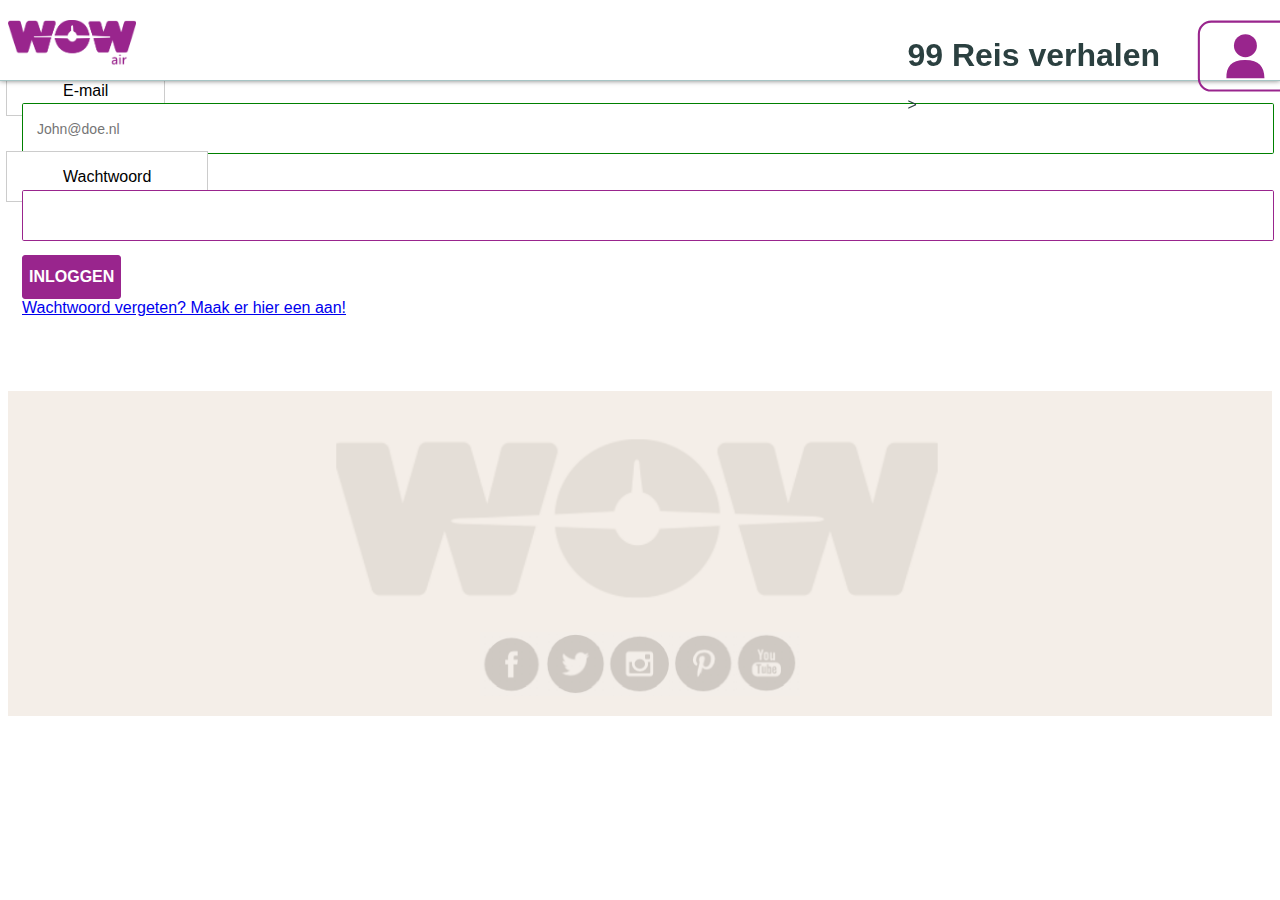
<file: inloggen kopie.html>
<!DOCTYPE html>
<html lang="nl">

<head>
    <meta charset="UTF-8">
    <meta name="viewport" content="width=device-width, initial-scale=1">
    <title>Inloggen WOW verhalenwebsite</title>
    <link rel="stylesheet" type="text/css" href="styles/style.css">
</head>

<body>

    <header>
        <nav>
            <ul>
                <li>
                    <a href="index.html">
                        <img src="images/wow%20logo.png" alt="WOWlogo">
                    </a>
                </li>

                <li>
                    <h1>99 Reis verhalen</h1>>
                </li>

                <li>
                    <a href="login.html">
                        <svg version="1.1" id="Layer_1" xmlns="http://www.w3.org/2000/svg" xmlns:xlink="http://www.w3.org/1999/xlink" x="0px" y="0px" viewBox="0 0 76.6 65.2" style="enable-background:new 0 0 76.6 65.2;" xml:space="preserve">
                            <style type="text/css">
    .st0{fill:none;stroke:#99258D;stroke-miterlimit:10;}
    .st1{fill:#99258D;}
</style>
                            <path class="st0" d="M57.3,49.1H24.5c-3.3,0-5.9-2.7-5.9-5.9V22c0-3.3,2.7-5.9,5.9-5.9h32.8c3.3,0,5.9,2.7,5.9,5.9v21.2
    C63.2,46.5,60.6,49.1,57.3,49.1z"/>
<circle class="st1" cx="40.9" cy="27.6" r="5.5"/>
<path class="st1" d="M31.8,43.2h18.2c-0.1-5.5-2.5-8.6-9.2-8.7C34.3,34.4,31.6,37.7,31.8,43.2z"/>
</svg>
                    </a>
                </li>
            </ul>
        </nav>
    </header>

    <form action="inloggen.html" id="login">
        <fieldset>
            <legen>Inloggen</legen>
            <p>
                Log in en maak optimaal gebruik van ons verhalenwebsite. Zo kun je schilderijen opslaan en downloaden voor op reis.
            </p>
            <label for="email">E-mail</label>
            <br>
            <input type="email" id="email" placeholder="John@doe.nl" reqquired>
            <br>
            <label for="wachtwoord">Wachtwoord</label>
            <br>
            <input type="password" id="wachtwoord" minlength="6" required>
            <br>
            <input type="submit"  formaction="index.html" value="Inloggen">
            <br>
            <a href="index.html">
                Wachtwoord vergeten? Maak er hier een aan!
            </a>
        </fieldset>
    </form>

           <footer id="footer">
            <img src="images/wow%20footer.png" alt="wow air logo footer">
            <a href="">Zie alle 99 verhalen</a>
            <section id="social">
                <ul>
                    <li>
                        <a href="https://nl-nl.facebook.com/wowiceland/">
                        <img src="images/facebook.png" alt="Facebook">
                        </a>
                    </li>

                    <li>
                        <a href="https://twitter.com/wow_air">
                        <img src="images/twitter.png" alt="Twitter">
                        </a>
                    </li>

                    <li>
                        <a href="https://www.instagram.com/wowair/?hl=nl">
                        <img src="images/instagram.png" alt="Instagram">
                        </a>
                    </li>

                     <li>
                        <a href="https://nl.pinterest.com/wowair/">
                        <img src="images/pinterest.png" alt="Pinterest">
                        </a>
                    </li>

                    <li>
                        <a href="https://www.youtube.com/user/WOWairTV">
                        <img src="images/youtube.png" alt="Youtube">
                        </a>
                    </li>


                </ul>
            </section>

        </footer>
    </body>
</html>
</file>
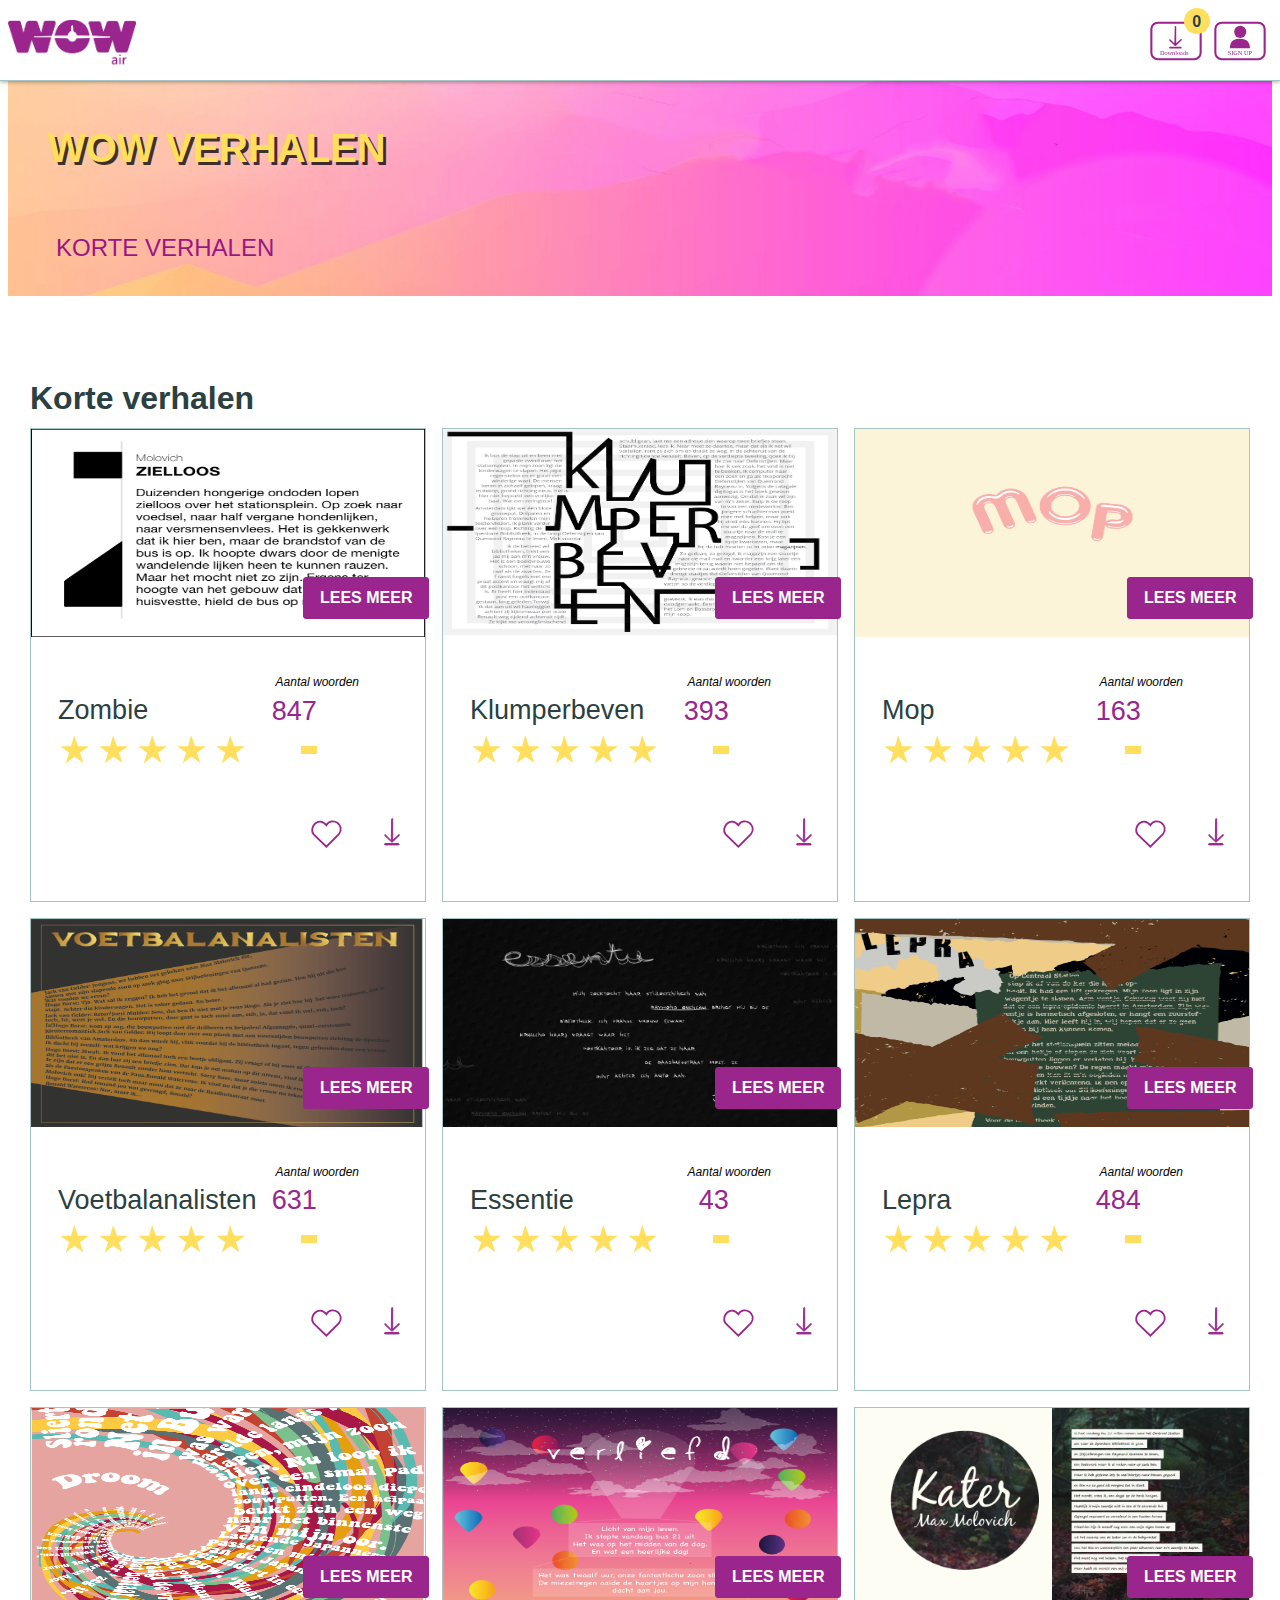
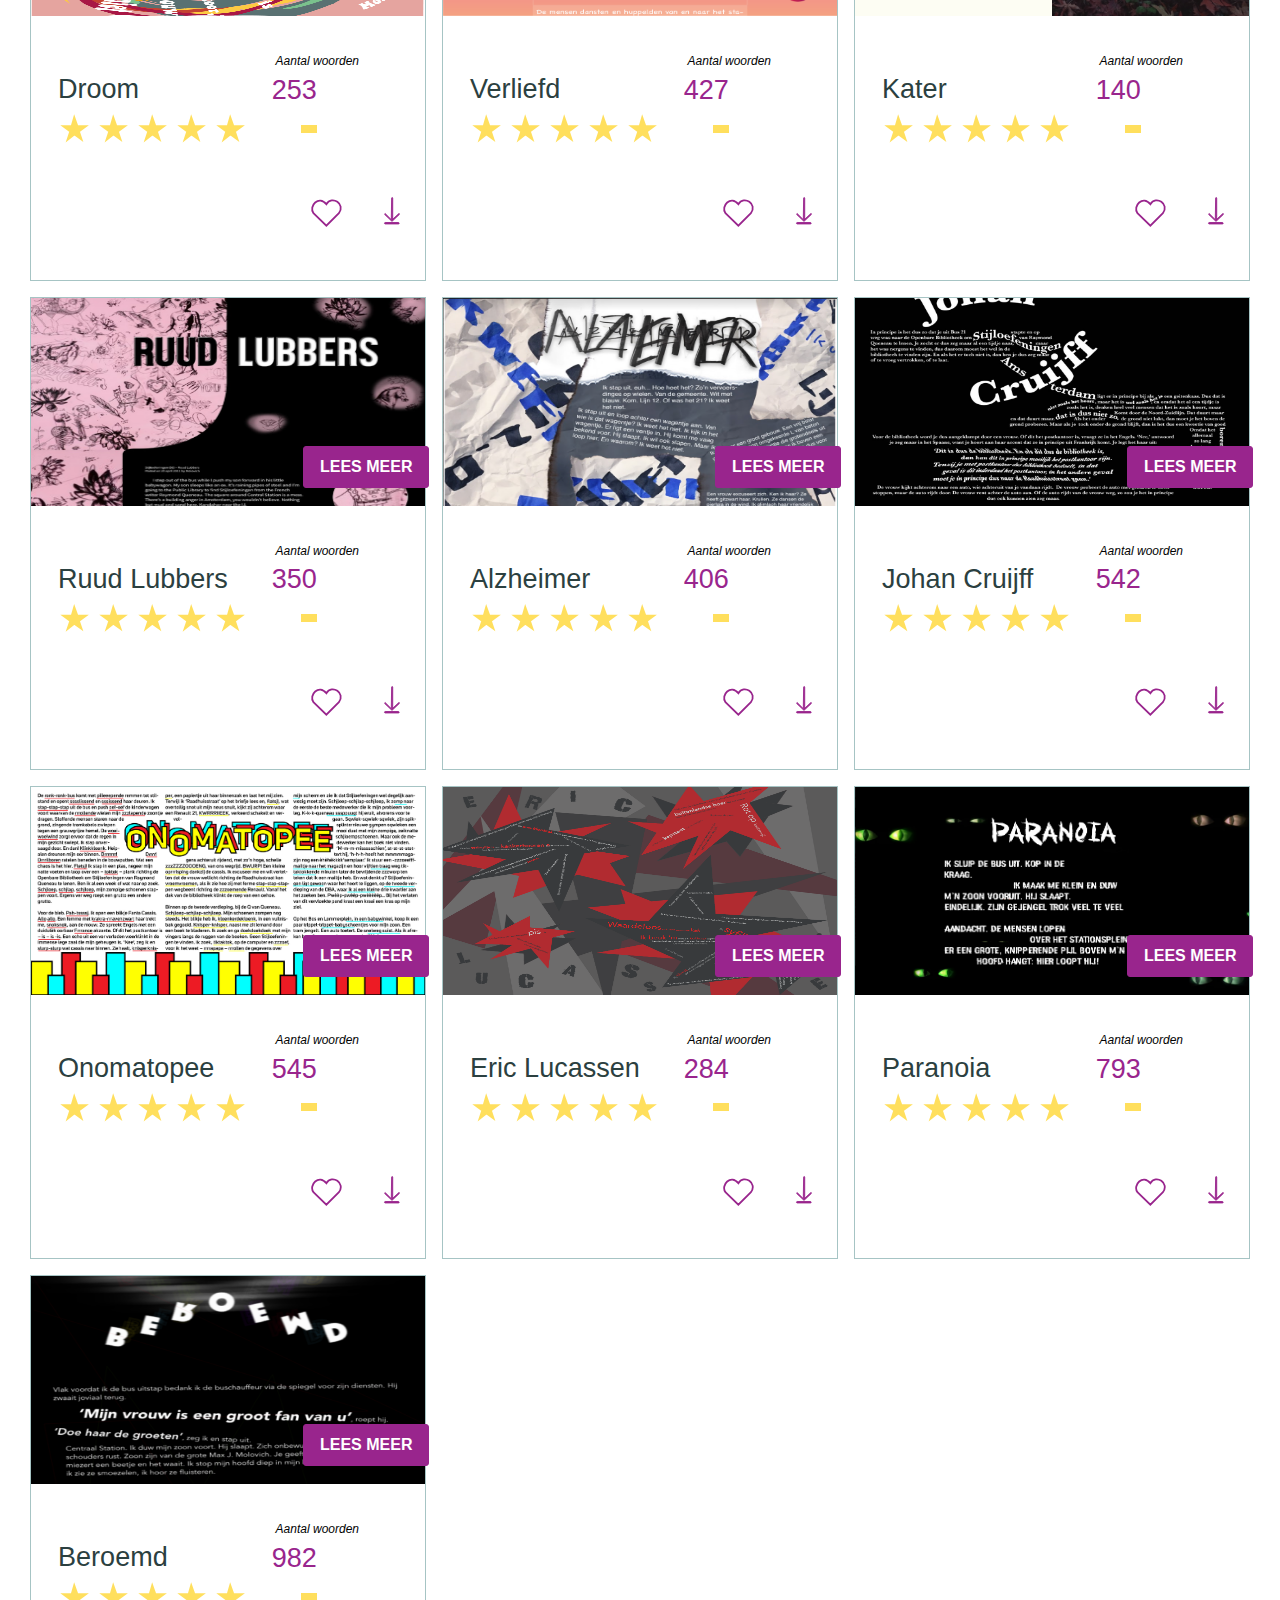
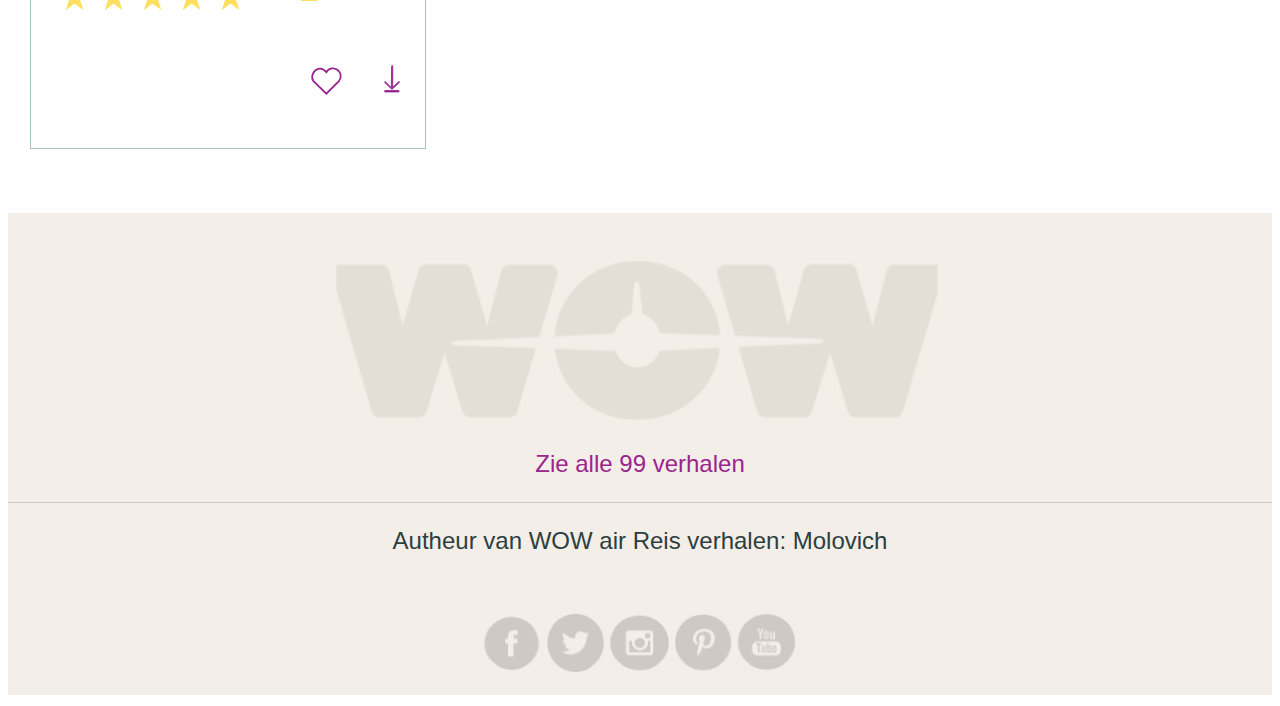
<file: korte-verhalen.html>
<!DOCTYPE html>
<html lang="nl">

<head>
    <meta charset="UTF-8">
    <meta name="viewport" content="width=device-width, initial-scale=1">
    <title>Overzichtspagina verhalenwebsite</title>
    <link rel="stylesheet" type="text/css" href="styles/style.css">
</head>

<!--meta viewport geeft aan dat de breedte van de content zich aan moet passen aan de breedte van het aparaat-->

<body>

    <header>
        <nav>
            <ul>
                <li>
                    <a href="index.html">
                        <img src="images/wow%20logo.png" alt="WOWlogo">
                    </a>
                </li>

                <li>
                    <a href="download-empty.html">
                      <svg version="1.1" id="Layer_1" xmlns="http://www.w3.org/2000/svg" xmlns:xlink="http://www.w3.org/1999/xlink" x="0px" y="0px"
                        viewBox="0 0 76.6 65.2" style="enable-background:new 0 0 76.6 65.2;" xml:space="preserve">
                        <style type="text/css">
                        .st0{fill:none;stroke:#99258D;stroke-miterlimit:10;}
                        .st1{fill:none;}
                        .st2{fill:#99258D;}
                        .st3{font-family:'MuseoSans-700';}
                        .st4{font-size:3px;}
                        .st5{fill:#99258D;stroke:#99258D;stroke-width:0.25;stroke-miterlimit:10;}
                        </style>

                        <path class="st0" d="M47,34.1H29.6c-1.7,0-3.1-1.4-3.1-3.1V19.7c0-1.7,1.4-3.1,3.1-3.1H47c1.7,0,3.1,1.4,3.1,3.1V31
                        C50.1,32.7,48.7,34.1,47,34.1z"/>

                        <text transform="matrix(1 0 0 1 30.6235 32.2959)" class="st1 st3 st4">Downloads</text>

                        <path class="st1" d="M37.7,18.5c0.1-0.4,0.7-0.4,0.7,0v7.9l2.1-1.9c0.3-0.3,0.8,0.1,0.5,0.5l-2.7,2.6c-0.2,0.2-0.4,0.2-0.6,0
                        l-2.6-2.5c-0.4-0.3,0.2-0.8,0.5-0.5l1.9,1.9L37.7,18.5z"/>
                        <path class="st1" d="M40.6,29h-5.2c-0.2,0-0.4-0.2-0.4-0.4v-0.1c0-0.2,0.2-0.4,0.4-0.4h5.2c0.2,0,0.4,0.2,0.4,0.4v0.1
                        C41,28.8,40.8,29,40.6,29z"/>
                        </svg>
                        <p>0</p>
                    </a>
                </li>

                <li>
                    <a href="account-aanmaken.html">
                        <svg version="1.1" id="Layer_1" xmlns="http://www.w3.org/2000/svg" xmlns:xlink="http://www.w3.org/1999/xlink" x="0px" y="0px"
                        viewBox="0 0 76.6 65.2" style="enable-background:new 0 0 76.6 65.2;" xml:space="preserve">
                        <style type="text/css">
                        .st0{fill:none;stroke:#99258D;stroke-miterlimit:10;}
                        .st1{fill:#99258D;}
                        .st2{fill:none;}
                        .st3{font-family:'MuseoSans-700';}
                        .st4{font-size:3px;}
                        </style>
                        <path class="st0" d="M47,34.1H29.6c-1.7,0-3.1-1.4-3.1-3.1V19.7c0-1.7,1.4-3.1,3.1-3.1H47c1.7,0,3.1,1.4,3.1,3.1V31
                        C50.1,32.7,48.7,34.1,47,34.1z"/>

                        <circle class="st1" cx="38.4" cy="21" r="2.9"/>
                        <path class="st1" d="M33.5,28.9h9.6c-0.1-2.9-1.3-4.6-4.9-4.6C34.9,24.2,33.4,26,33.5,28.9z"/>

                        <text transform="matrix(1 0 0 1 32.4568 32.2959)" class="st1 st3 st4">SIGN UP</text>
                        </svg>
                    </a>
                </li>
            </ul>
        </nav>
    </header>

    <section id="homepage">
       <heading>
        <h1>Wow verhalen</h1>
        <p>Korte verhalen</p>
       </heading>

    </section>

    <section id="populaireverhalen">
        <h2>Korte verhalen</h2>
        <article>
            <header>
                <img src="images/zombie.png" alt="afbeelding zombie">
                <a href="">Lees meer </a>
            </header>

            <h3>Zombie </h3>
            <h5>Aantal woorden</h5>
            <p>847</p>

            <footer>
                <ul>
                    <li>
                        <img src="images/vollester.svg" alt="sterretje">
                    </li>
                    <li>
                        <img src="images/vollester.svg" alt="sterretje">
                    </li>
                    <li>
                        <img src="images/vollester.svg" alt="sterretje">
                    </li>
                    <li>
                        <img src="images/vollester.svg" alt="sterretje">
                    </li>
                    <li>
                        <img src="images/vollester.svg" alt="sterretje">
                    </li>
                </ul>

                <button class="like"></button>
                <button class="download"></button>

            </footer>
        </article>

        <article>
            <header>
                <img src="images/klumperbeven.png" alt="afbeelding paranoia">
                <a href="">Lees meer </a>
            </header>

            <h3>Klumperbeven</h3>
            <h5>Aantal woorden</h5>
            <p>393</p>

            <footer>
                <ul>
                    <li>
                        <img src="images/vollester.svg" alt="sterretje">
                    </li>
                    <li>
                        <img src="images/vollester.svg" alt="sterretje">
                    </li>
                    <li>
                        <img src="images/vollester.svg" alt="sterretje">
                    </li>
                    <li>
                        <img src="images/vollester.svg" alt="sterretje">
                    </li>
                    <li>
                        <img src="images/vollester.svg" alt="sterretje">
                    </li>
                </ul>

                <button class="like"></button>
                <button class="download"></button>

            </footer>
        </article>

        <article>
            <header>
                <img src="images/mop.png" alt="afbeelding mop">
                <a href="">Lees meer </a>
            </header>

            <h3>Mop</h3>
            <h5>Aantal woorden</h5>
            <p>163</p>

            <footer>
                <ul>
                    <li>
                        <img src="images/vollester.svg" alt="sterretje">
                    </li>
                    <li>
                        <img src="images/vollester.svg" alt="sterretje">
                    </li>
                    <li>
                        <img src="images/vollester.svg" alt="sterretje">
                    </li>
                    <li>
                        <img src="images/vollester.svg" alt="sterretje">
                    </li>
                    <li>
                        <img src="images/vollester.svg" alt="sterretje">
                    </li>
                </ul>

                <button class="like"></button>
                <button class="download"></button>

            </footer>
        </article>

        <article>
            <header>
                <img src="images/voetbalanalisten.jpg" alt="afbeelding voetbalanalisten">
                <a href="">Lees meer </a>
            </header>

            <h3>Voetbalanalisten</h3>
            <h5>Aantal woorden</h5>
            <p>631</p>

            <footer>
                <ul>
                    <li>
                        <img src="images/vollester.svg" alt="sterretje">
                    </li>
                    <li>
                        <img src="images/vollester.svg" alt="sterretje">
                    </li>
                    <li>
                        <img src="images/vollester.svg" alt="sterretje">
                    </li>
                    <li>
                        <img src="images/vollester.svg" alt="sterretje">
                    </li>
                    <li>
                        <img src="images/vollester.svg" alt="sterretje">
                    </li>
                </ul>

                <button class="like"></button>
                <button class="download"></button>

            </footer>
        </article>

        <article>
            <header>
                <img src="images/Essentie.jpg" alt="afbeelding essentie">
                <a href="">Lees meer </a>
            </header>

            <h3>Essentie</h3>
            <h5>Aantal woorden</h5>
            <p>43</p>

            <footer>
                <ul>
                    <li>
                        <img src="images/vollester.svg" alt="sterretje">
                    </li>
                    <li>
                        <img src="images/vollester.svg" alt="sterretje">
                    </li>
                    <li>
                        <img src="images/vollester.svg" alt="sterretje">
                    </li>
                    <li>
                        <img src="images/vollester.svg" alt="sterretje">
                    </li>
                    <li>
                        <img src="images/vollester.svg" alt="sterretje">
                    </li>
                </ul>

                <button class="like"></button>
                <button class="download"></button>

            </footer>
        </article>

        <article>
            <header>
                <img src="images/lepra.png" alt="afbeelding lepra">
                <a href="">Lees meer </a>
            </header>

            <h3>Lepra</h3>
            <h5>Aantal woorden</h5>
            <p>484</p>

            <footer>
                <ul>
                    <li>
                        <img src="images/vollester.svg" alt="sterretje">
                    </li>
                    <li>
                        <img src="images/vollester.svg" alt="sterretje">
                    </li>
                    <li>
                        <img src="images/vollester.svg" alt="sterretje">
                    </li>
                    <li>
                        <img src="images/vollester.svg" alt="sterretje">
                    </li>
                    <li>
                        <img src="images/vollester.svg" alt="sterretje">
                    </li>
                </ul>

                <button class="like"></button>
                <button class="download"></button>

            </footer>
        </article>

        <article>
            <header>
                <img src="images/droom.png" alt="afbeelding droom">
                <a href="">Lees meer </a>
            </header>

            <h3>Droom</h3>
            <h5>Aantal woorden</h5>
            <p>253</p>

            <footer>
                <ul>
                    <li>
                        <img src="images/vollester.svg" alt="sterretje">
                    </li>
                    <li>
                        <img src="images/vollester.svg" alt="sterretje">
                    </li>
                    <li>
                        <img src="images/vollester.svg" alt="sterretje">
                    </li>
                    <li>
                        <img src="images/vollester.svg" alt="sterretje">
                    </li>
                    <li>
                        <img src="images/vollester.svg" alt="sterretje">
                    </li>
                </ul>

                <button class="like"></button>
                <button class="download"></button>

            </footer>
        </article>

        <article>
            <header>
                <img src="images/verliefd.png" alt="afbeelding verliefd">
                <a href="">Lees meer </a>
            </header>

            <h3>Verliefd</h3>
            <h5>Aantal woorden</h5>
            <p>427</p>

            <footer>
                <ul>
                    <li>
                        <img src="images/vollester.svg" alt="sterretje">
                    </li>
                    <li>
                        <img src="images/vollester.svg" alt="sterretje">
                    </li>
                    <li>
                        <img src="images/vollester.svg" alt="sterretje">
                    </li>
                    <li>
                        <img src="images/vollester.svg" alt="sterretje">
                    </li>
                    <li>
                        <img src="images/vollester.svg" alt="sterretje">
                    </li>
                </ul>

                <button class="like"></button>
                <button class="download"></button>

            </footer>
        </article>

        <article>
            <header>
                <img src="images/kater.jpg" alt="afbeelding kater">
                <a href="">Lees meer </a>
            </header>

            <h3>Kater</h3>
            <h5>Aantal woorden</h5>
            <p>140</p>

            <footer>
                <ul>
                    <li>
                        <img src="images/vollester.svg" alt="sterretje">
                    </li>
                    <li>
                        <img src="images/vollester.svg" alt="sterretje">
                    </li>
                    <li>
                        <img src="images/vollester.svg" alt="sterretje">
                    </li>
                    <li>
                        <img src="images/vollester.svg" alt="sterretje">
                    </li>
                    <li>
                        <img src="images/vollester.svg" alt="sterretje">
                    </li>
                </ul>

                <button class="like"></button>
                <button class="download"></button>

            </footer>
        </article>

        <article>
            <header>
                <img src="images/ruudlubbers.png" alt="afbeelding ruudlubbers">
                <a href="">Lees meer </a>
            </header>

            <h3>Ruud Lubbers</h3>
            <h5>Aantal woorden</h5>
            <p>350</p>

            <footer>
                <ul>
                    <li>
                        <img src="images/vollester.svg" alt="sterretje">
                    </li>
                    <li>
                        <img src="images/vollester.svg" alt="sterretje">
                    </li>
                    <li>
                        <img src="images/vollester.svg" alt="sterretje">
                    </li>
                    <li>
                        <img src="images/vollester.svg" alt="sterretje">
                    </li>
                    <li>
                        <img src="images/vollester.svg" alt="sterretje">
                    </li>
                </ul>

                <button class="like"></button>
                <button class="download"></button>

            </footer>
        </article>

        <article>
            <header>
                <img src="images/Alzheimers.png" alt="afbeelding alzheimers">
                <a href="">Lees meer </a>
            </header>

            <h3>Alzheimer</h3>
            <h5>Aantal woorden</h5>
            <p>406</p>

            <footer>
                <ul>
                    <li>
                        <img src="images/vollester.svg" alt="sterretje">
                    </li>
                    <li>
                        <img src="images/vollester.svg" alt="sterretje">
                    </li>
                    <li>
                        <img src="images/vollester.svg" alt="sterretje">
                    </li>
                    <li>
                        <img src="images/vollester.svg" alt="sterretje">
                    </li>
                    <li>
                        <img src="images/vollester.svg" alt="sterretje">
                    </li>
                </ul>

                <button class="like"></button>
                <button class="download"></button>

            </footer>
        </article>

        <article>
            <header>
                <img src="images/johancruijf.png" alt="afbeelding johancruijff">
                <a href="">Lees meer </a>
            </header>

            <h3>Johan Cruijff</h3>
            <h5>Aantal woorden</h5>
            <p>542</p>

            <footer>
                <ul>
                    <li>
                        <img src="images/vollester.svg" alt="sterretje">
                    </li>
                    <li>
                        <img src="images/vollester.svg" alt="sterretje">
                    </li>
                    <li>
                        <img src="images/vollester.svg" alt="sterretje">
                    </li>
                    <li>
                        <img src="images/vollester.svg" alt="sterretje">
                    </li>
                    <li>
                        <img src="images/vollester.svg" alt="sterretje">
                    </li>
                </ul>

                <button class="like"></button>
                <button class="download"></button>

            </footer>
        </article>

        <article>
            <header>
                <img src="images/Onomatopee.jpg" alt="afbeelding Onomatopee">
                <a href="">Lees meer </a>
            </header>

            <h3>Onomatopee</h3>
            <h5>Aantal woorden</h5>
            <p>545</p>

            <footer>
                <ul>
                    <li>
                        <img src="images/vollester.svg" alt="sterretje">
                    </li>
                    <li>
                        <img src="images/vollester.svg" alt="sterretje">
                    </li>
                    <li>
                        <img src="images/vollester.svg" alt="sterretje">
                    </li>
                    <li>
                        <img src="images/vollester.svg" alt="sterretje">
                    </li>
                    <li>
                        <img src="images/vollester.svg" alt="sterretje">
                    </li>
                </ul>

                <button class="like"></button>
                <button class="download"></button>

            </footer>
        </article>

        <article>
            <header>
                <img src="images/ericlucassen.jpg" alt="afbeelding ericlucassen">
                <a href="">Lees meer </a>
            </header>

            <h3>Eric Lucassen</h3>
            <h5>Aantal woorden</h5>
            <p>284</p>

            <footer>
                <ul>
                    <li>
                        <img src="images/vollester.svg" alt="sterretje">
                    </li>
                    <li>
                        <img src="images/vollester.svg" alt="sterretje">
                    </li>
                    <li>
                        <img src="images/vollester.svg" alt="sterretje">
                    </li>
                    <li>
                        <img src="images/vollester.svg" alt="sterretje">
                    </li>
                    <li>
                        <img src="images/vollester.svg" alt="sterretje">
                    </li>
                </ul>

                <button class="like"></button>
                <button class="download"></button>

            </footer>
        </article>

        <article>
            <header>
                <img src="images/paranoia.png" alt="afbeelding paranoia">
                <a href="">Lees meer </a>
            </header>

            <h3>Paranoia</h3>
            <h5>Aantal woorden</h5>
            <p>793</p>

            <footer>
                <ul>
                    <li>
                        <img src="images/vollester.svg" alt="sterretje">
                    </li>
                    <li>
                        <img src="images/vollester.svg" alt="sterretje">
                    </li>
                    <li>
                        <img src="images/vollester.svg" alt="sterretje">
                    </li>
                    <li>
                        <img src="images/vollester.svg" alt="sterretje">
                    </li>
                    <li>
                        <img src="images/vollester.svg" alt="sterretje">
                    </li>
                </ul>

                <button class="like"></button>
                <button class="download"></button>

            </footer>
        </article>

        <article>
            <header>
                <img src="images/beroemd.png" alt="afbeelding beroemd">
                <a href="">Lees meer </a>
            </header>

            <h3>Beroemd</h3>
            <h5>Aantal woorden</h5>
            <p>982</p>

            <footer>
                <ul>
                    <li>
                        <img src="images/vollester.svg" alt="sterretje">
                    </li>
                    <li>
                        <img src="images/vollester.svg" alt="sterretje">
                    </li>
                    <li>
                        <img src="images/vollester.svg" alt="sterretje">
                    </li>
                    <li>
                        <img src="images/vollester.svg" alt="sterretje">
                    </li>
                    <li>
                        <img src="images/vollester.svg" alt="sterretje">
                    </li>
                </ul>

                <button class="like"></button>
                <button class="download"></button>

            </footer>
        </article>


    </section>


    <aside class="popup">
        Verhaal toegevoegd aan downloads
        <p>
            Klik om te sluiten
        </p>
    </aside>

    <footer>
        <img src="images/wow%20footer.png" alt="wow air logo footer">
        <a href="http://nurksmagazine.nl/tag/stijloefeningen/">Zie alle 99 verhalen</a>
        <p>Autheur van WOW air Reis verhalen: Molovich</p>
        <section id="social">
            <ul>
                <li>
                    <a href="https://nl-nl.facebook.com/wowiceland/">
                        <img src="images/facebook.png" alt="Facebook">
                    </a>
                </li>

                <li>
                    <a href="https://twitter.com/wow_air">
                        <img src="images/twitter.png" alt="Twitter">
                        </a>
                </li>

                <li>
                    <a href="https://www.instagram.com/wowair/?hl=nl">
                        <img src="images/instagram.png" alt="Instagram">
                    </a>
                </li>

                <li>
                    <a href="https://nl.pinterest.com/wowair/">
                        <img src="images/pinterest.png" alt="Pinterest">
                    </a>
                </li>

                <li>
                    <a href="https://www.youtube.com/user/WOWairTV">
                        <img src="images/youtube.png" alt="Youtube">
                    </a>
                </li>


            </ul>
        </section>

    </footer>




    <script src="script/overzichtspagina.js"></script>

</body>

</html>
</file>
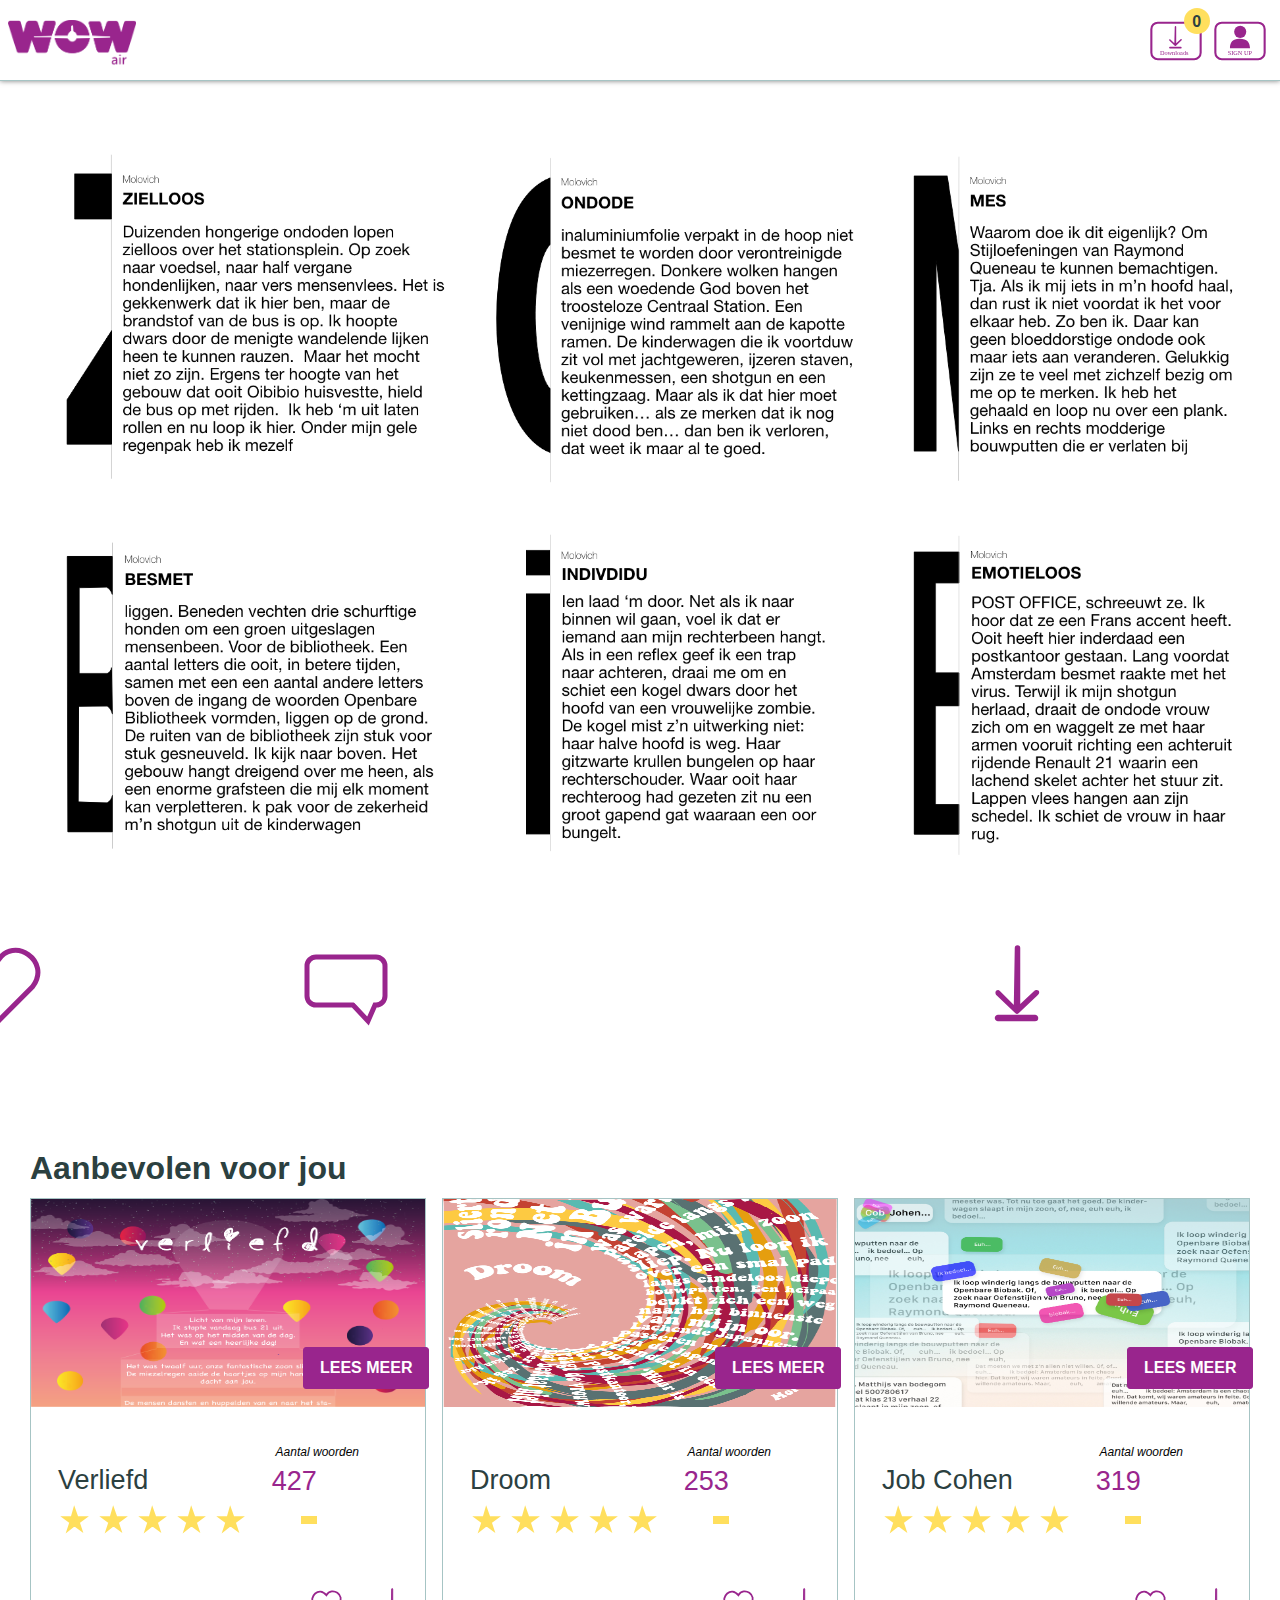
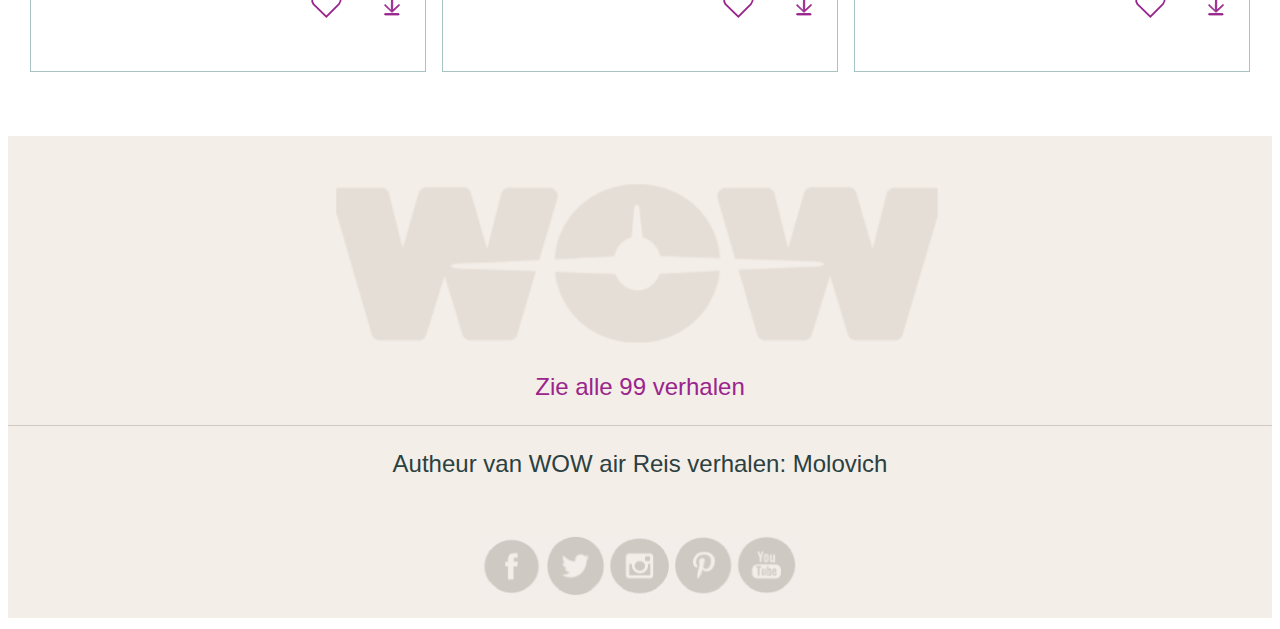
<file: verhaal.html>
<!DOCTYPE html>
<html lang="nl">

<head>
    <meta charset="UTF-8">
    <meta name="viewport" content="width=device-width, initial-scale=1">
    <title>Overzichtspagina verhalenwebsite</title>
    <link rel="stylesheet" type="text/css" href="styles/style.css">
</head>

<!--meta viewport geeft aan dat de breedte van de content zich aan moet passen aan de breedte van het aparaat-->

<body>

    <header>
        <nav>
            <ul>
                <li>
                    <a href="index.html">
                        <img src="images/wow%20logo.png" alt="WOWlogo">
                    </a>
                </li>

                <li>
                    <a href="download-empty.html">
                      <svg version="1.1" id="Layer_1" xmlns="http://www.w3.org/2000/svg" xmlns:xlink="http://www.w3.org/1999/xlink" x="0px" y="0px"
                        viewBox="0 0 76.6 65.2" style="enable-background:new 0 0 76.6 65.2;" xml:space="preserve">
                        <style type="text/css">
                        .st0{fill:none;stroke:#99258D;stroke-miterlimit:10;}
                        .st1{fill:none;}
                        .st2{fill:#99258D;}
                        .st3{font-family:'MuseoSans-700';}
                        .st4{font-size:3px;}
                        .st5{fill:#99258D;stroke:#99258D;stroke-width:0.25;stroke-miterlimit:10;}
                        </style>

                        <path class="st0" d="M47,34.1H29.6c-1.7,0-3.1-1.4-3.1-3.1V19.7c0-1.7,1.4-3.1,3.1-3.1H47c1.7,0,3.1,1.4,3.1,3.1V31
                        C50.1,32.7,48.7,34.1,47,34.1z"/>

                        <text transform="matrix(1 0 0 1 30.6235 32.2959)" class="st1 st3 st4">Downloads</text>

                        <path class="st1" d="M37.7,18.5c0.1-0.4,0.7-0.4,0.7,0v7.9l2.1-1.9c0.3-0.3,0.8,0.1,0.5,0.5l-2.7,2.6c-0.2,0.2-0.4,0.2-0.6,0
                        l-2.6-2.5c-0.4-0.3,0.2-0.8,0.5-0.5l1.9,1.9L37.7,18.5z"/>
                        <path class="st1" d="M40.6,29h-5.2c-0.2,0-0.4-0.2-0.4-0.4v-0.1c0-0.2,0.2-0.4,0.4-0.4h5.2c0.2,0,0.4,0.2,0.4,0.4v0.1
                        C41,28.8,40.8,29,40.6,29z"/>
                        </svg>
                        <p>0</p>
                    </a>
                    <span class="notificatie"></span>
                </li>
                <li>
                    <a href="account-aanmaken.html">
                        <svg version="1.1" id="Layer_1" xmlns="http://www.w3.org/2000/svg" xmlns:xlink="http://www.w3.org/1999/xlink" x="0px" y="0px"
                        viewBox="0 0 76.6 65.2" style="enable-background:new 0 0 76.6 65.2;" xml:space="preserve">
                        <style type="text/css">
                        .st0{fill:none;stroke:#99258D;stroke-miterlimit:10;}
                        .st1{fill:#99258D;}
                        .st2{fill:none;}
                        .st3{font-family:'MuseoSans-700';}
                        .st4{font-size:3px;}
                        </style>
                        <path class="st0" d="M47,34.1H29.6c-1.7,0-3.1-1.4-3.1-3.1V19.7c0-1.7,1.4-3.1,3.1-3.1H47c1.7,0,3.1,1.4,3.1,3.1V31
                        C50.1,32.7,48.7,34.1,47,34.1z"/>

                        <circle class="st1" cx="38.4" cy="21" r="2.9"/>
                        <path class="st1" d="M33.5,28.9h9.6c-0.1-2.9-1.3-4.6-4.9-4.6C34.9,24.2,33.4,26,33.5,28.9z"/>

                        <text transform="matrix(1 0 0 1 32.4568 32.2959)" class="st1 st3 st4">SIGN UP</text>
                        </svg>
                    </a>
                </li>
            </ul>
        </nav>
    </header>

    <section class='stories'>

        <img src="images/zombie-mobiel.png" alt="mobiel">
        <img src="images/zombie-ipad.png" alt="iPad">
        <img src="images/zombie-desktop.png" alt="web">

        <footer>
            <button class="like"></button>
            <button class="comment"></button>
            <button class="download"></button>
        </footer>
    </section>

    <section id="populaireverhalen">
        <h2>Aanbevolen voor jou</h2>

        <article>
            <header>
                <img src="images/verliefd.png" alt="afbeelding verliefd">
                <a href="">Lees meer </a>
            </header>

            <h3>Verliefd</h3>
            <h5>Aantal woorden</h5>
            <p>427</p>

            <footer>
                <ul>
                    <li>
                        <img src="images/vollester.svg" alt="sterretje">
                    </li>
                    <li>
                        <img src="images/vollester.svg" alt="sterretje">
                    </li>
                    <li>
                        <img src="images/vollester.svg" alt="sterretje">
                    </li>
                    <li>
                        <img src="images/vollester.svg" alt="sterretje">
                    </li>
                    <li>
                        <img src="images/vollester.svg" alt="sterretje">
                    </li>
                </ul>

                <button class="like"></button>
                <button class="download"></button>

            </footer>
        </article>

        <article>
            <header>
                <img src="images/droom.png" alt="afbeelding droom">
                <a href="">Lees meer </a>
            </header>

            <h3>Droom</h3>
            <h5>Aantal woorden</h5>
            <p>253</p>

            <footer>
                <ul>
                    <li>
                        <img src="images/vollester.svg" alt="sterretje">
                    </li>
                    <li>
                        <img src="images/vollester.svg" alt="sterretje">
                    </li>
                    <li>
                        <img src="images/vollester.svg" alt="sterretje">
                    </li>
                    <li>
                        <img src="images/vollester.svg" alt="sterretje">
                    </li>
                    <li>
                        <img src="images/vollester.svg" alt="sterretje">
                    </li>
                </ul>

                <button class="like"></button>
                <button class="download"></button>

            </footer>
        </article>

        <article>
            <header>
                <img src="images/jobcohen.jpg" alt="afbeelding jobcohen">
                <a href="">Lees meer </a>
            </header>

            <h3>Job Cohen</h3>
            <h5>Aantal woorden</h5>
            <p>319</p>

            <footer>
                <ul>
                    <li>
                        <img src="images/vollester.svg" alt="sterretje">
                    </li>
                    <li>
                        <img src="images/vollester.svg" alt="sterretje">
                    </li>
                    <li>
                        <img src="images/vollester.svg" alt="sterretje">
                    </li>
                    <li>
                        <img src="images/vollester.svg" alt="sterretje">
                    </li>
                    <li>
                        <img src="images/vollester.svg" alt="sterretje">
                    </li>
                </ul>

                <button class="like"></button>
                <button class="download"></button>

            </footer>
        </article>

    </section>

    <aside class="popup">
        Verhaal toegevoegd aan downloads
        <p>
            Klik om te sluiten
        </p>
    </aside>

    <footer>
        <img src="images/wow%20footer.png" alt="wow air logo footer">
        <a href="http://nurksmagazine.nl/tag/stijloefeningen/">Zie alle 99 verhalen</a>
        <p>Autheur van WOW air Reis verhalen: Molovich</p>
        <section id="social">
            <ul>
                <li>
                    <a href="https://nl-nl.facebook.com/wowiceland/">
                        <img src="images/facebook.png" alt="Facebook">
                    </a>
                </li>

                <li>
                    <a href="https://twitter.com/wow_air">
                        <img src="images/twitter.png" alt="Twitter">
                        </a>
                </li>

                <li>
                    <a href="https://www.instagram.com/wowair/?hl=nl">
                        <img src="images/instagram.png" alt="Instagram">
                    </a>
                </li>

                <li>
                    <a href="https://nl.pinterest.com/wowair/">
                        <img src="images/pinterest.png" alt="Pinterest">
                    </a>
                </li>

                <li>
                    <a href="https://www.youtube.com/user/WOWairTV">
                        <img src="images/youtube.png" alt="Youtube">
                    </a>
                </li>


            </ul>
        </section>

    </footer>





    <script src="script/overzichtspagina.js"></script>
</body>

</html>
</file>
<file: styles/style.css>
body {
    font-family: "Museo Sans", sans-serif;
    color:#2b4040;
    margin: 1;
}

h2{
    font-size: 1.75em;
    font-weight:700;
    color: #2b4040;
    text-align:left;
    padding: 0.8em 0em 0.6em 0em;
}

h3{
    font-size: 1.69em;
    font-weight:100;
    color: #2b4040;
    display: block;
    margin-top: 2em;
    margin-left:1em;

}

h4{
    font-size: 0.8em;
    color: #FFDF5D;;
    text-transform: uppercase;
    font-weight: 100;

}

h5{
    font-size: 0.75em;
    font-style: italic;
    display:flex;
    justify-content:flex-end;
    color:#020303;
    font-weight: 300;
    margin-top: -6.5em;
    margin-right: 2.75em;
}



/*
============================================

NAVIGATION

============================================*/
header > nav {
    border-bottom: 1px solid #a6c4c4;
    position:fixed;
    top:0;
    left:0;
    width:100%;
    height:5em;
    background-color: white;
    box-shadow:0 0 5px rgba(0,0,0,.5);
    z-index: 1;
}

header > nav > ul {
    display: flex;
    list-style: none;
}

nav > ul > li:first-of-type {
    margin-right: auto;
}


header a:nth-of-type(1) img {
    width: 8em;
    position: relative;
    margin-bottom: 1em;
    top:-0.75em;
    margin:1em;
    margin-left: -2em;
}


header nav ul li:nth-of-type(2) a p{
    position: absolute;
    background-color: #FFDF5D;
    width: 1em;
    height: 1em;
    border-radius: 100%;
    top: -.5em;
    margin-top: 0;
    left: 5.5em;
    text-align: center;
    padding: .3em;
    color: #2b4040;
    font-weight: 700;
}


nav > ul > li:nth-of-type(2){
    position: relative;
}

nav > ul > li:nth-of-type(2) > a > svg {
    width: 10em;
    margin-top: -1.75em;
    margin-bottom: 1em;
    border: 0;
    margin-right:-6em;
}

nav > ul > li:nth-of-type(3) > a > svg {
    width: 10em;
    margin-top: -1.75em;
    margin-bottom: 1em;
    margin-right: -2.5em;

}

a:hover svg .st0 {
    background-color: #982582;
    fill: #991782;
}

a:hover svg .st1{
    fill: white;
}

a:active svg .st0{
    background-color: #982582;
    fill: #991782;
}

a:active svg .st1{
    fill: white;
}

section#homepage {
    background: url(../images/wow-air.jpg) no-repeat;
    background-position: center;
    background-repeat: no-repeat;
    background-size: cover;
    height: 18em;
    width:100%;
}

section#homepage h1{
    color: #ffdf5d;
    font-size:2em;
    font-weight: 700;
    text-transform: uppercase;
    text-shadow: 3px 3px rgba(0,0,0,0.75);
    margin-right: 3em;
    margin-left:1em;
    position: absolute;
    top: 11%;
}

section#homepage p{
    color: #991782;
    font-size:1em;
    font-weight: 500;
    text-transform: uppercase;
    margin:auto;
    margin-left:2.5em;
    margin-right: 1.5em;
    position: absolute;
    top: 29%;
}

section#homepage > footer > button{
    border-radius: 3px;
    color:#fff;
    font-size: 0.7em;
    font-weight:700;
    text-transform: uppercase;
    background-color:#99258d;
    border: 1px solid #99258d;
    padding:4 2em 4em;
    line-height: 2.5em;
    position:absolute;
    top:37%;
    left:59%;
}



/*============================================

DETAILS filteren

============================================*/

details{
    background-color:#fafafa;
    margin-top: 0.75em;
}

summary{
    background-color:#99258D;
    padding:0.625em 0.94em;
    color:white;
    font-weight: 300;
    font-size: 1em;
    border-top:1px solid #99258D;
    text-transform:uppercase;
}

details > button{
    font-size:0.625em;
    font-weight:700;
    text-transform: uppercase;
    color:rgba(153, 37, 141, 1);
    margin-right:0.625em;
    margin-left: 1.5em;
    margin-top:1em;
    padding: 0.375em 0.625em;
    border-radius: 0.625em;
    border:white;

}

details > button:hover {
    box-shadow: rgba(234, 234, 234, 1);
    background-color: rgba(239, 192, 48, 0.4);
    color:#9f5d95;

}

details > button:focus {
    box-shadow: rgba(234, 234, 234, 1);
    color: #2b4040;
    background-color: #efc030;
}

details p{
    margin-left:2em;
    margin-right:2em;
}

select{
    color:#2b4040;
    background-color: white;
    font-size:0.875em;
    position:relative;
    height:2.5em;
    width:95%;
    border: 1px solid rgba(234, 234, 234, 1);
    border-radius:0.125em;
    margin-left:1em;
    margin-top:0.7em;
}

fieldset{
     border: none;
}

legend{
    font-size: 0.65em;
    text-transform: uppercase;
    font-weight: 700;
    padding-top: 2em;
    padding-left:0.625em;
    margin-bottom: 0.312em;

}


div {
    display: flex;
    justify-content: space-between;
    flex-direction: row;

}

label{
    color: black;
    background-color: white;
    font-size: 1em;
    border: 1px solid #ccc;
    width: 5em;
    text-align: center;
    padding: 0.5em 0.5em;
    margin:0;
    margin-left:-1em;
}


input:checked + label {
    background-color: #9C2788;
    color: white;
}



input[type=radio]{
    visibility: hidden;
}

form > input[type=submit]{
    padding: 0.5em 0.625em 0.5em 0.94em;
    background-color: gray;
    color: white;
    font-size: 1em;
    font-weight: 700;
    border: 1px solid gray;
    border-radius: 0.125em;
    margin-top:1em;
    margin-bottom: 1em;
    margin-left:15.75em;
}

details a{
    background-image: url(../images/pijlrechts.png);
    background-position: right;
    background-repeat: no-repeat;
    background-size: 0.5em;

    border-radius: 3px;
    color:#fff;
    font-size: 1em;
    font-weight:700;
    background-color:#99258d;
    border: 1px solid #99258d;
    text-transform: uppercase;
    padding: 0.5em 1.5em 0.5em 1em;
    line-height: 2.5em;
    text-decoration: none;
    text-align: center;
    margin-left: 13.4em;
}


/*============================================

POPULAIRE VERHALEN

============================================*/

section#populaireverhalen article{
    border:1px solid #a6c4c4;
}

section#populaireverhalen article header img{
    width:100%;
    height:13em;
}

article header{
    display: block;

}

article header a {
    border-radius: 3px;
    color:#fff;
    font-size: 1em;
    font-weight:700;
    background-color:#99258d;
    border: 1px solid #99258d;
    text-transform: uppercase;
    padding: 0 1em;
    line-height: 2.5em;
    display: block;
    position:absolute;
    margin-top: -4em;
    text-decoration: none;
    text-align: center;
    margin-left:14em;

}

section#populaireverhalen article p{
    font-size: 1.69em;
    color: #99258d;
    font-weight: 300;
    border-bottom: 0.3em solid #FFDF5D;
    padding-bottom:0.7em;
    display:flex;
    position:relative;
    justify-content: flex-end;
    margin-right: 4em;
    margin-left: 10.5em;
    margin-top: -0.5em;
    margin-bottom: 0.5em;
}

/*Sterren rating*/

section footer ul{
    display:flex;
}

section footer ul li {
    list-style:none;
     justify-content: space-between;
     width:40%;
     height:1.5em;
     position:relative;
     margin-left: -1.5em;
     margin-top:-5em;

}

section footer{
    display:flex;
    flex-direction: row;
}

 /*Favoriet en download button*/

button.like {
    background-image: url(../images/leeghartje.svg);
    background-color: transparent;
    background-repeat: no-repeat;
    background-size: contain;
    background-position: center;
    border: 0;
    width: 100%;
    height: 5em;
    cursor: pointer;
    text-indent: -200em;
    margin-left: 5em;
    margin-right: auto;
    margin-bottom: 1em;
}

button.liked {
    background-image: url(../images/volhartje.svg);
}

.download{
    background-image: url(../images/download.svg);
    background-color: transparent;
    background-repeat: no-repeat;
    background-size: contain;
    background-position: center;
    border: 0;
    width: 100%;
    height: 5em;
    cursor: pointer;
    text-indent: -200em;
    margin-right: auto;
}

.downloaded {
    background-image:url(../images/vinkje.svg);
}

.popup {
    background-color: #FFDF5D;;
    position: fixed;
    bottom: 1em;
    left: 50%;
    transform: translateX(-50%);
    padding: 1em;
    border:1px solid #a6c4c4;
    transition: opacity .2s ease-out, .5s ease-out;
    opacity: 0;
    width: 21em;
    color: black;
    font-weight: 700;
    letter-spacing: 0.06em;
    text-align: center;
    z-index: 1;
    cursor: pointer;
}

.popup-clicked {
    opacity: 1;
    max-height: 8em;
}

.popup p {
    font-size: 0.9em;
    font-weight: 500;
    color:#99258D;
    cursor: pointer;
}

article button:hover {
   transform:scale(1.1);
}




/*============================================

ONDERWERPEN

============================================*/

a article {
    background-color: #FFDF5D;
    position: relative;
    display:block;
    width:100%;
    height:100%;
    min-height: 9.625em;
    overflow:hidden;
    padding-left: 0.125em;
    padding-right: 0.125em;

}

section a article img{
    width: 100%;
    height: 10em;
    object-position:center center;
    margin-top:auto;
    margin-bottom:auto;
    border-bottom: 4px solid #99258d;
}

section a h3{
    text-align:center;
    text-decoration: none;
    margin-top: 1em;
}

section a article p {
    font-size: 0.9em;
    font-weight: 700;
    margin-bottom: 0;
    color:#88afaf;
    text-align: center;
    text-transform: uppercase;
}

/* laatste blokje van "onderwerpen" */
article#meer {
    background-color: #99258D;
}

article#meer h3{
    color: #FFDF5D;
    font-size:1.25em;
    font-weight: 400;
    margin-top: 2em;


}


/*
============================================

LEESDUUR

============================================*/

section#leesduur article, #stijl article  {
    padding: 1.875em 0.625em;
    padding-left: 0.125em;
    padding-right: 0.125em;
    background-color:#99258D;
    text-align:center;
    width:100%;
}

section#leesduur article a {
    color:white;
    font-size: 1.7em;
    font-weight: 100;
    text-decoration: none;
}


/*
============================================

STIJL

============================================*/

section#stijl article a{
    color:white;
    font-size: 1.7em;
    font-weight: 100;
    text-decoration: none;
    text-transform:uppercase;
}

.minimaal{
    background-image: url(../images/minimale.png);
}

.normaal{
    background-image: url(../images/normaal.png);
}

.druk{
    background-image: url(../images/druk.png);
}


/*
============================================

FOOTER

============================================*/

body > footer{
    background-color:#f4eee8;
    margin-top: 4em;
    text-align:center;
    width:100%;
}

footer img{
    width: 100%;
    position: relative;
    margin-left:auto;
    margin-right:auto;
    margin-top:2em;
    margin-bottom: 1em;
}

footer > a{
    display: block;
    color:#99258d;
    text-decoration: none;
    }

footer section ul {
    list-style:none;
    padding: 0;
    margin-bottom:0.7em;
    display:flex;
    justify-content: center;


}

footer p{
    font-size: 0.878em;
    text-align: center;
    font-weight: 300;
    color:#2b4040;
    border-top: 1px solid #d0c9c2;
    padding: 1em 2em 3em 2em;

}

footer > section > ul > li > a > img{
    width: 3em;
    height:3em;
    margin-top:-1em;
}

/* Download-empty */

main > h1{

    font-size: 2em;
    color: black;
    font-weight: 500;
    text-transform: none;
    justify-content: flex-start;
    transform: translateY(100%);
    margin-top: 2em;
    margin-left:0.5em;

}

main > img{
    margin-top: 1.5em;
}

main > p{
    font-size: 1em;
    font-weight: 200;
    margin-top:-2em;
    margin-left:1em;
    margin-right:1em;
    text-align: center;
}

main > a {
    color: #99258D;
    text-decoration: none;
    display: flex;
    justify-content: center;
    margin-top: 3em;
    font-weight:500;
    font-size:1.5em;
}

/* Verhaal */

.stories > img{
    margin-top:5em;
}

.comment{
    background-image: url(../images/comment.svg);
    background-color: transparent;
    background-repeat: no-repeat;
    width: 100%;
    height: 5em;
    border: 0;
}


/* Account aanmaken & Inloggen */

::placeholder{
    padding:0.5em;
}

main section fieldset legend{
    font-size: 2em;
    font-weight: 500;
    margin-bottom: 0.7em;
    margin-left: -0.75em;
    padding: 3em 1em 0em 0.75em;
    text-transform: lowercase;
}

main section label {
    border: 0;
    text-transform: uppercase;
    margin-left: 0em;
    padding:0;
}

main section p{
    font-size: 1em;
}

main section ul{
    list-style: none;
}

main section#accountaanmaken ul{
    display:flex;
}

main section#accountaanmaken fieldset > img{
    height:2em;
    position: absolute;
    margin-left: 19em;
    margin-top:-3.50em;
    display:none;
}

main section#accountaanmaken fieldset input[type='text']:focus ~ img.correct {
    display: block;
}

main section#accountaanmaken fieldset input[type='email']:focus ~ img.loading {
    display: block;
    animation: fade-out 0.4s forwards;
    animation-delay: 1s; /* 1sec wachten voordat die fade-out*/
}

@keyframes fade-out {
    0% {
        opacity: 1;
    }

    100% {
        opacity: 0;
    }
}

fieldset > input[type=submit]{
    background-color: #99258D;
    border:#99258D;
    border-radius: 3px;
    color:#fff;
    font-size: 1em;
    font-weight:700;
    background-color:#99258d;
    border: 1px solid #99258d;
    text-transform: uppercase;
    line-height: 2.5em;
    text-decoration: none;
}

main section ul li a{
    width:100%;
    margin-top:-4.5em;
    margin-left: 7em;
    display: block;
}

main section h2{
    color:#99258D;
    font-size: 1em;
    margin-top:-1em;
}

main section ul li{
    width:2em;
    height: 2em;
    display: flex;
    justify-content: space-between;
}

main section:last-of-type ul li{
    width:100%;
    height: 2em;
    display: flex;
    justify-content: space-between;
    margin-top:0.75em;
}

main section#voordelen ul li img{
    margin-left:-3em;
    width:2em;
    height:2em;
    margin-top:0.5em;
}

main section ul li p {
    width:100%;
    font-size: 0.8em;
    margin-bottom: 1em;

}

section#voordelen{
    border: 2px solid #99258D;
    margin-left: 25em;
    margin-top:-27em;
    padding:1em 3em 2em 1em;
    margin-right:1em;
}

input[type=text], [type=email], [type=password] {
    color:#2b4040;
    background-color: white;
    font-size:0.875em;
    height:2.5em;
    width:100%;
    border: 1px solid rgba(234, 234, 234, 1);
    border-radius:0.125em;
    margin-bottom:1em;
    padding-left:1em;
    transition:all 2s;
    margin-top: 0.25em;
    padding: 0.50em;
}


input[type=text], [type=email], [type=password] :valid {
    border-color: green;
}

input:invalid {
    border-color: #99258D;
}


/* mobile first */

   section.stories > img:nth-of-type(1) {
        display: block;
       margin-top:3em;
    }

    section.stories > img:nth-of-type(2) {
        display: none;
    }

    section.stories > img:nth-of-type(3) {
        display: none;
    }

    section.stories > footer > .like{
    margin-left: -1em;
    }

    section.stories > footer >.download{
    margin-left:15em;
    }


    section#populaireverhalen, section#filter, section#onderwerpen, section#leesduur, section#stijl {
        display: grid;
        grid-template-columns: 100%;
        margin: 0em;
        grid-gap: 1em;
        justify-content: center;
    }

    section#populaireverhalen h2{
        grid-column-start: 1;
        grid-column-end: 1;
    }

    h2{
        margin-bottom: -0.75em;
    }

    section#populaireverhalen > article:nth-last-of-type(1){
        display: none;
    }

    section#leesduur > article:nth-last-of-type(2){
        display: none;
    }

    /*inlogscherm pluspunten WOW air*/

    section#voordelen{
    display:none;
    }



/*
============================================

MEDIA QUERY : algemeen

============================================*/

/* tablet/ Ipad */
@media only screen and (min-width:38em){

    section#homepage h1{
        top:7.5%;
        font-size: 2.5em;
    }

    section#homepage p{
        top:17%;
        margin-left:2em;
        font-size:1.5em;
        margin-right:4em;
    }

    section#homepage > footer > button{
        top:23%;
        left:78%;
    }

      section#filter h2{
        margin-left:0.75em;
          margin-bottom: -1.25em;
    }


    section#populaireverhalen {
/*        display: grid;*/
        grid-template-columns: 50% 50%;
        margin: 2em;
        grid-column-gap: 2em;
    }

    details{
        margin:1em;
    }

    section#populaireverhalen h2, section#onderwerpen h2, section#leesduur h2, section#stijl h2 {
      grid-column-start: 1;
      grid-column-end: 3;
    }

     section#onderwerpen {
        grid-template-columns: 50% 50%;
        margin: 2em;
        grid-column-gap: 2em;
        grid-row-gap: 1em;
    }

    section#leesduur, section#stijl {
        grid-template-columns: 50% 50%;
        margin: 2em;
        grid-column-gap: 2em;
    }

    summary{
        font-size:1.75em;
    }


    details > button{
        padding: 1em 1.em;
        font-size: 1em;
    }

    select{
        margin-left:1.50em;
        margin-top:1em;
    }

    legend{
        font-size:1em;
    }

    label{
        padding: 1em 4.5em;
    }

    form > input[type=submit]{
    margin-left:38.5em;
    }

    details > p{
        font-size:1.5em;
    }

     details a{
        margin-left: 36em;

    }

    h2{
        font-size: 2em;
    }


    h5{
        margin-right:3em;
    }

    article header a{
        margin-left:12.75em;
    }

    section#populaireverhalen article p{
        margin-left: 10em;
    }

    section footer ul li {
     margin-top:-5em;

    }

    article#meer h3{
        margin-top:2em;
        font-size: 1.75em;
    }

    section a article p{
        font-size: 1.5em;
        margin-top:-0.5em;
    }

    button.like{
        margin-left:2em;
    }

    section#stijl > article:nth-last-of-type(2){
        display: none;
    }

    body > footer > img{
        width: 80%;
    }

    body > footer > a{
        font-size: 1.5em;
    }

    body > footer > p {
        font-size: 1.5em;
    }

    body > footer > section > ul > li > a > img{
        width: 4em;
        height:4em;
        margin-top:-2.5em;
    }

    /*Inlogscherm*/

    section#voordelen{
        display:block;
        padding: 0.5em 2em 1em 1em;
    }

    section#accountaanmaken{
        width: 50%;
    }


    /*Verhaal*/
    section.stories > img:nth-of-type(1) {
        display: none;
    }

    section.stories > img:nth-of-type(2) {
        display: block;
    }

    section.stories > img:nth-of-type(3) {
        display: none;
    }

    section.stories > footer >.download{
    margin-left:40em;
    }

}


/* desktop*/
@media only screen and (min-width:50em){

    section#homepage h1{
        font-size: 2.5em;
         top:11%;

    }

    section#homepage p{
        top:26%;
        margin-left:2em;
        font-size:1.5em;
        margin-right:4em;
    }

    section#homepage > footer > button{
        top:35%;
        left:5%;
    }

    section#populaireverhalen {

/*        display: grid;*/
        grid-template-columns: 33% 33% 33%;
/*        margin: 2em;*/
        grid-column-gap: 1em;
        grid-row-gap: 1em;
/*        justify-content: center;*/
    }

    section#populaireverhalen h2, section#onderwerpen h2, section#leesduur h2, section#stijl h2 {
      grid-column-start: 1;
      grid-column-end: 4;
    }

    section#populaireverhalen > article:nth-last-of-type(1){
        display: block;
    }

    article header a {
        margin-left:17em;
    }


    section#onderwerpen, section#leesduur, section#stijl {
        grid-template-columns: 33% 33% 33%;
        margin: 2em;
        grid-column-gap: 1em;
        grid-row-gap: 0.5em;
    }


     section#leesduur > article:nth-last-of-type(2), section#stijl > article:nth-last-of-type(2) {
        display: block;
    }


    section.stories > img:nth-of-type(1) {
        display: none;
    }

    section.stories > img:nth-of-type(2) {
        display: none;
    }

    section.stories > img:nth-of-type(3) {
        display: block;
        width: 100%;

    }

    section.stories > footer > .like{
        margin-left:-20em;
        border: 0;
        width: 100%;
        height: 5em;
        margin-right: auto;
    }

    section.stories > footer > .like, .comment, .download{
        width: 100%;
        height: 10em;
    }

    section.stories > footer >.like{
        margin-top:-0.25em;
    }

    section.stories > footer >.download{
        margin-left: auto;
    }

    summary {
        font-size:1.5em;
    }

    section#filter h2 {
      grid-column-start: 1;
      grid-column-end: 3;
    }

    section#filter {
        grid-template-columns: 50% 50%;
        margin: 2em;
        grid-column-gap: 1em;
        grid-row-gap: 1em;
    }

    label{
        padding: 1em 3.5em;
    }

    form > input[type=submit]{
    margin-left:33.75em;
    }


    details a{
        margin-left: 25em;
        padding:1em 3em;
        margin-top:1em;
    }


    h2{
        font-size:2em;
    }

    button.like{
        margin-top:2.5em;
    }

    footer a{
        display: block;
    }

    h5{
        margin-right: 5.5em;
    }

    section footer ul li {
        margin-left: -1.5em;
        margin-top:-5.5em;
    }

    /*download-empty*/
    main > p{
        font-size: 1.5em;
    }


    body > footer > img{
        width: 50%;
    }

    section#voordelen{
        margin-left: 47em;
        padding: 1em 3em 0.5em 1em;
    }

    main section#voordelen ul li img{
    margin-left:-3em;
    width:2em;
    height:2em;
    }

    main section ul li p {
    font-size: 1.5em;
    margin-top:-0.01em;
    }

    main section#accountaanmaken fieldset > img{
    margin-left:40em;
    }

}
</file>
